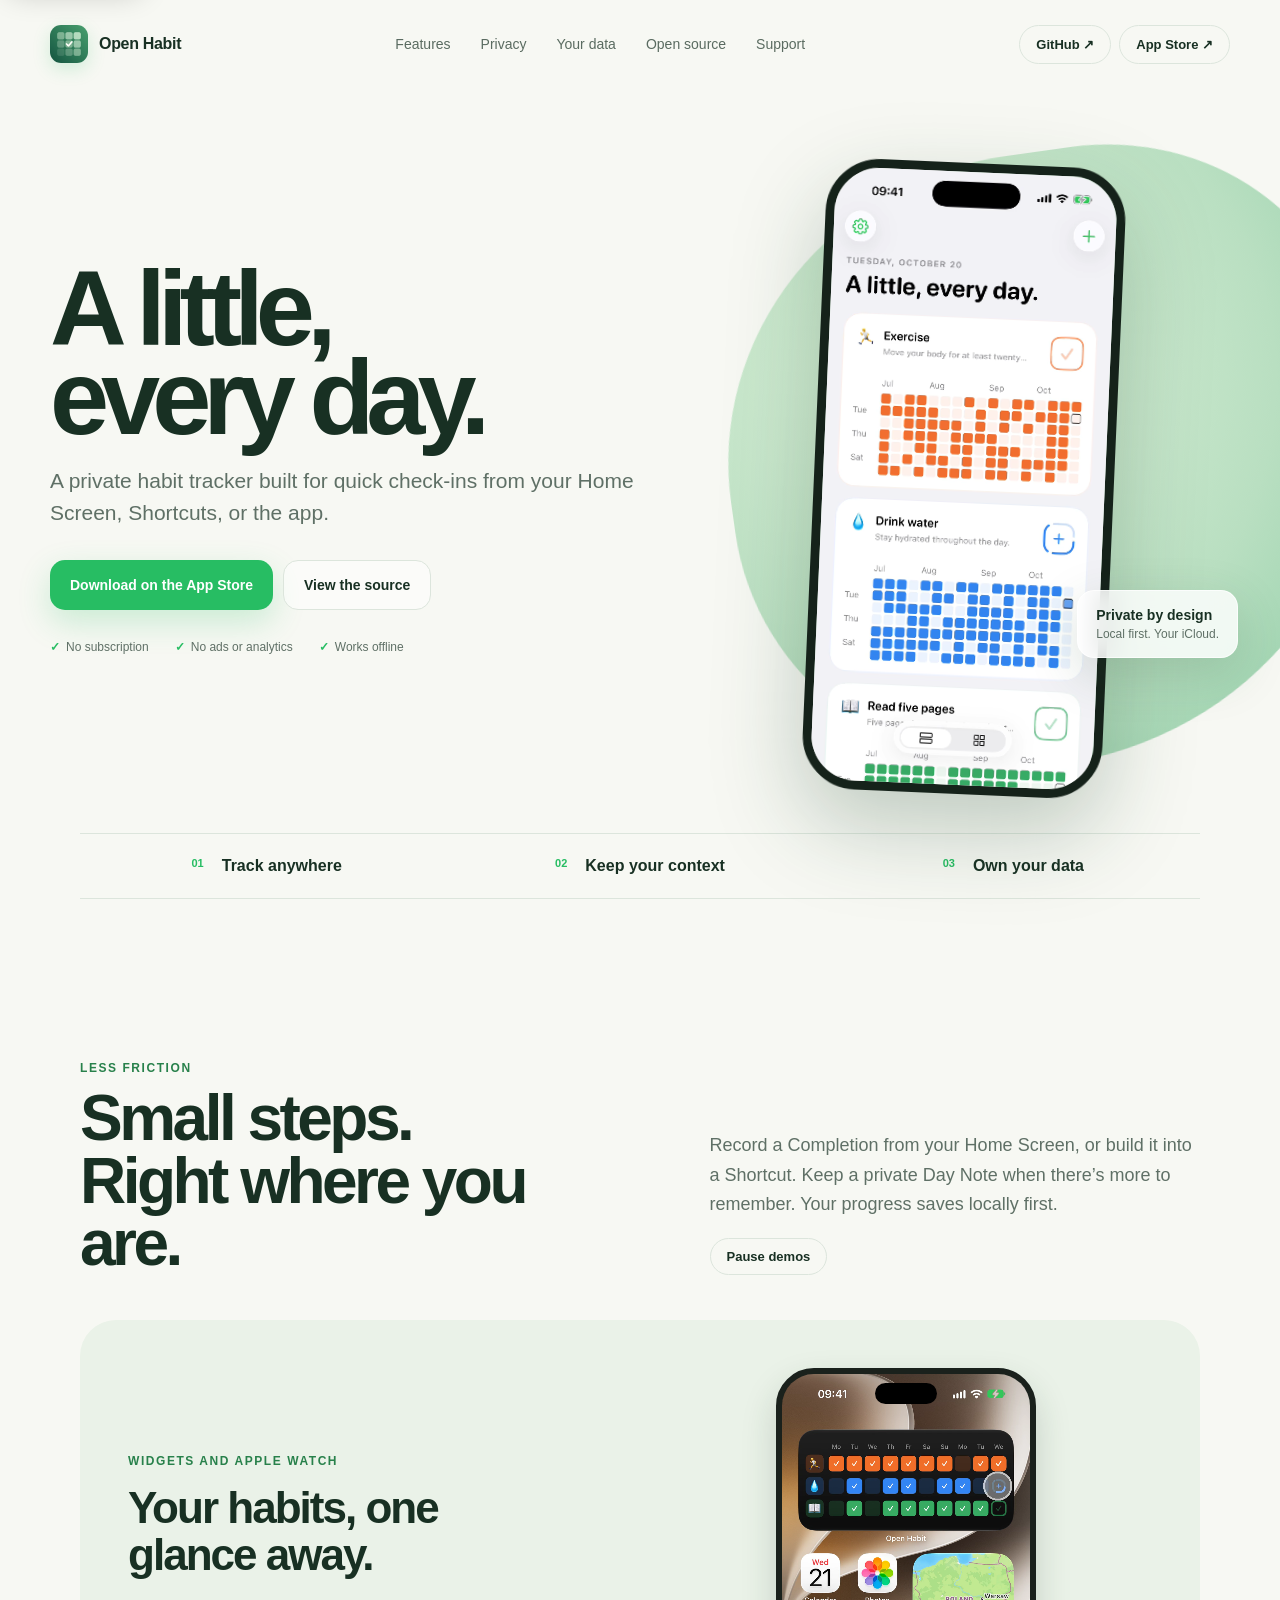
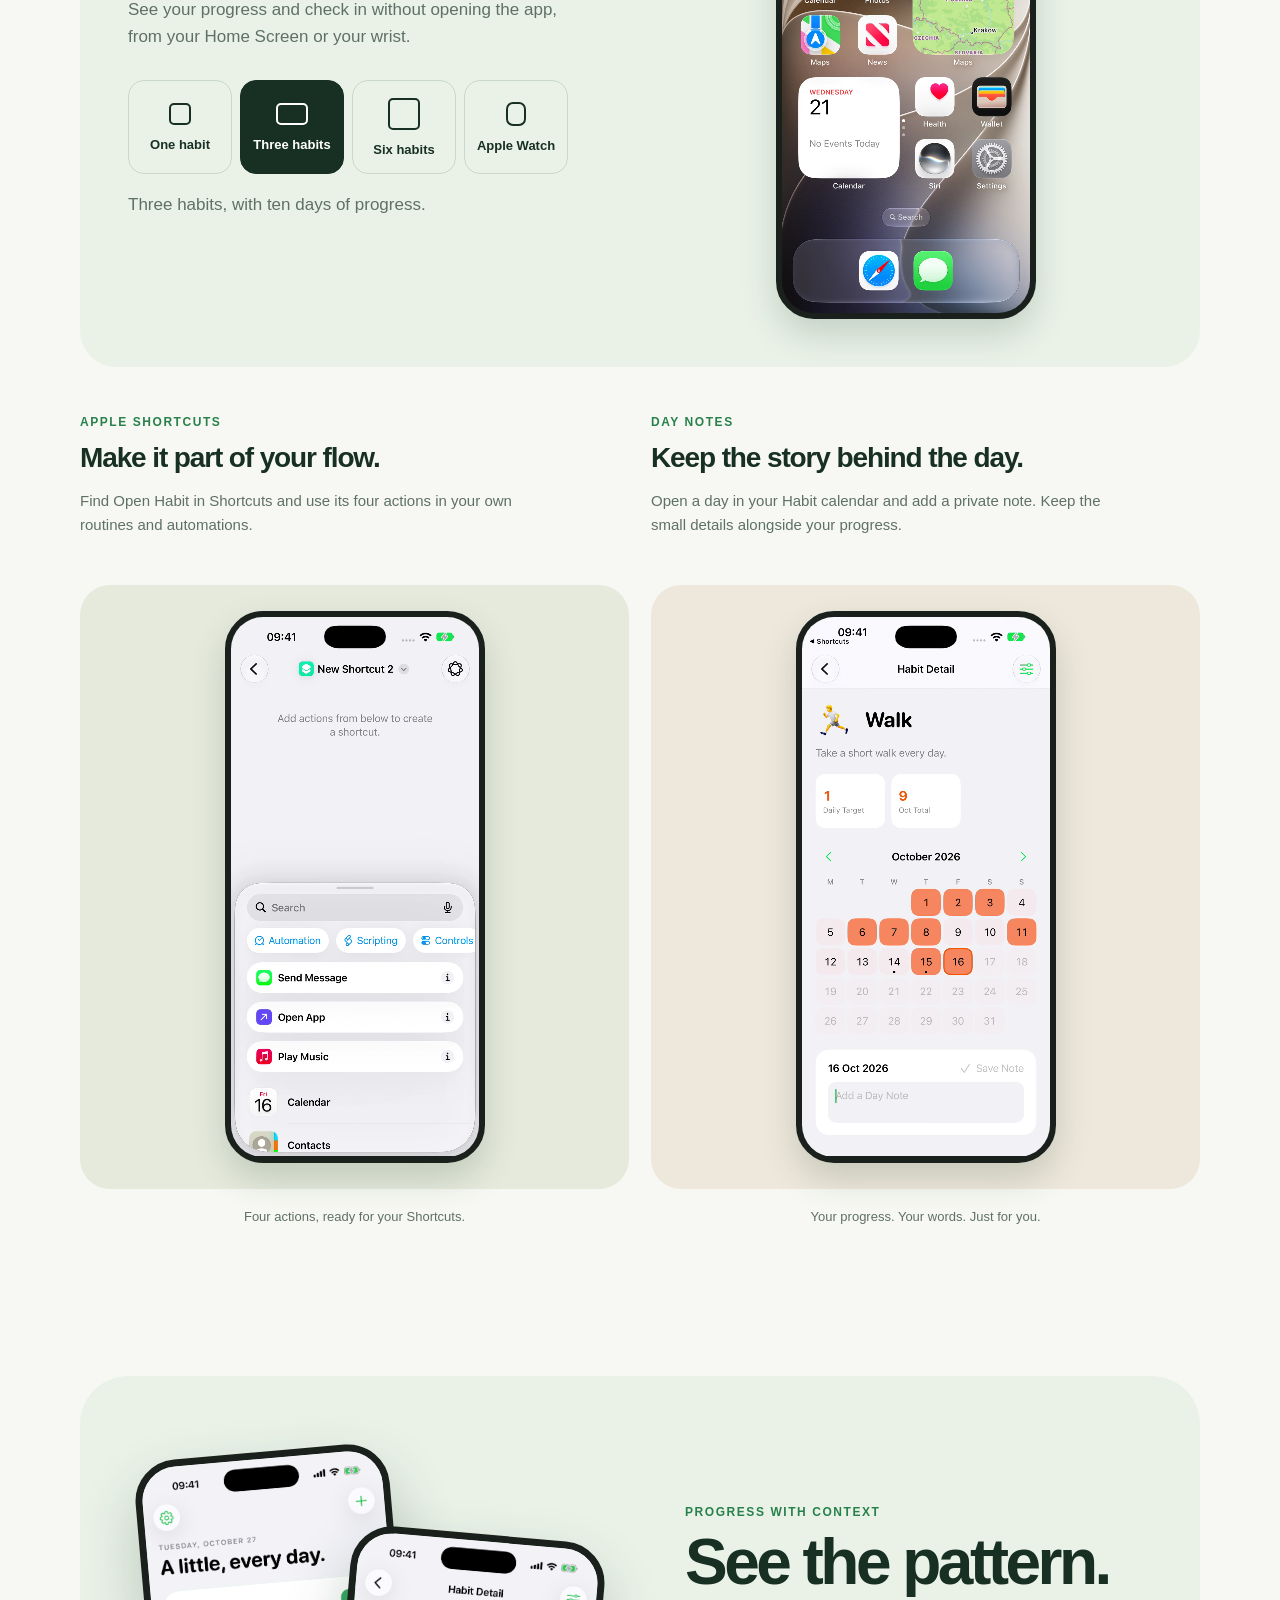
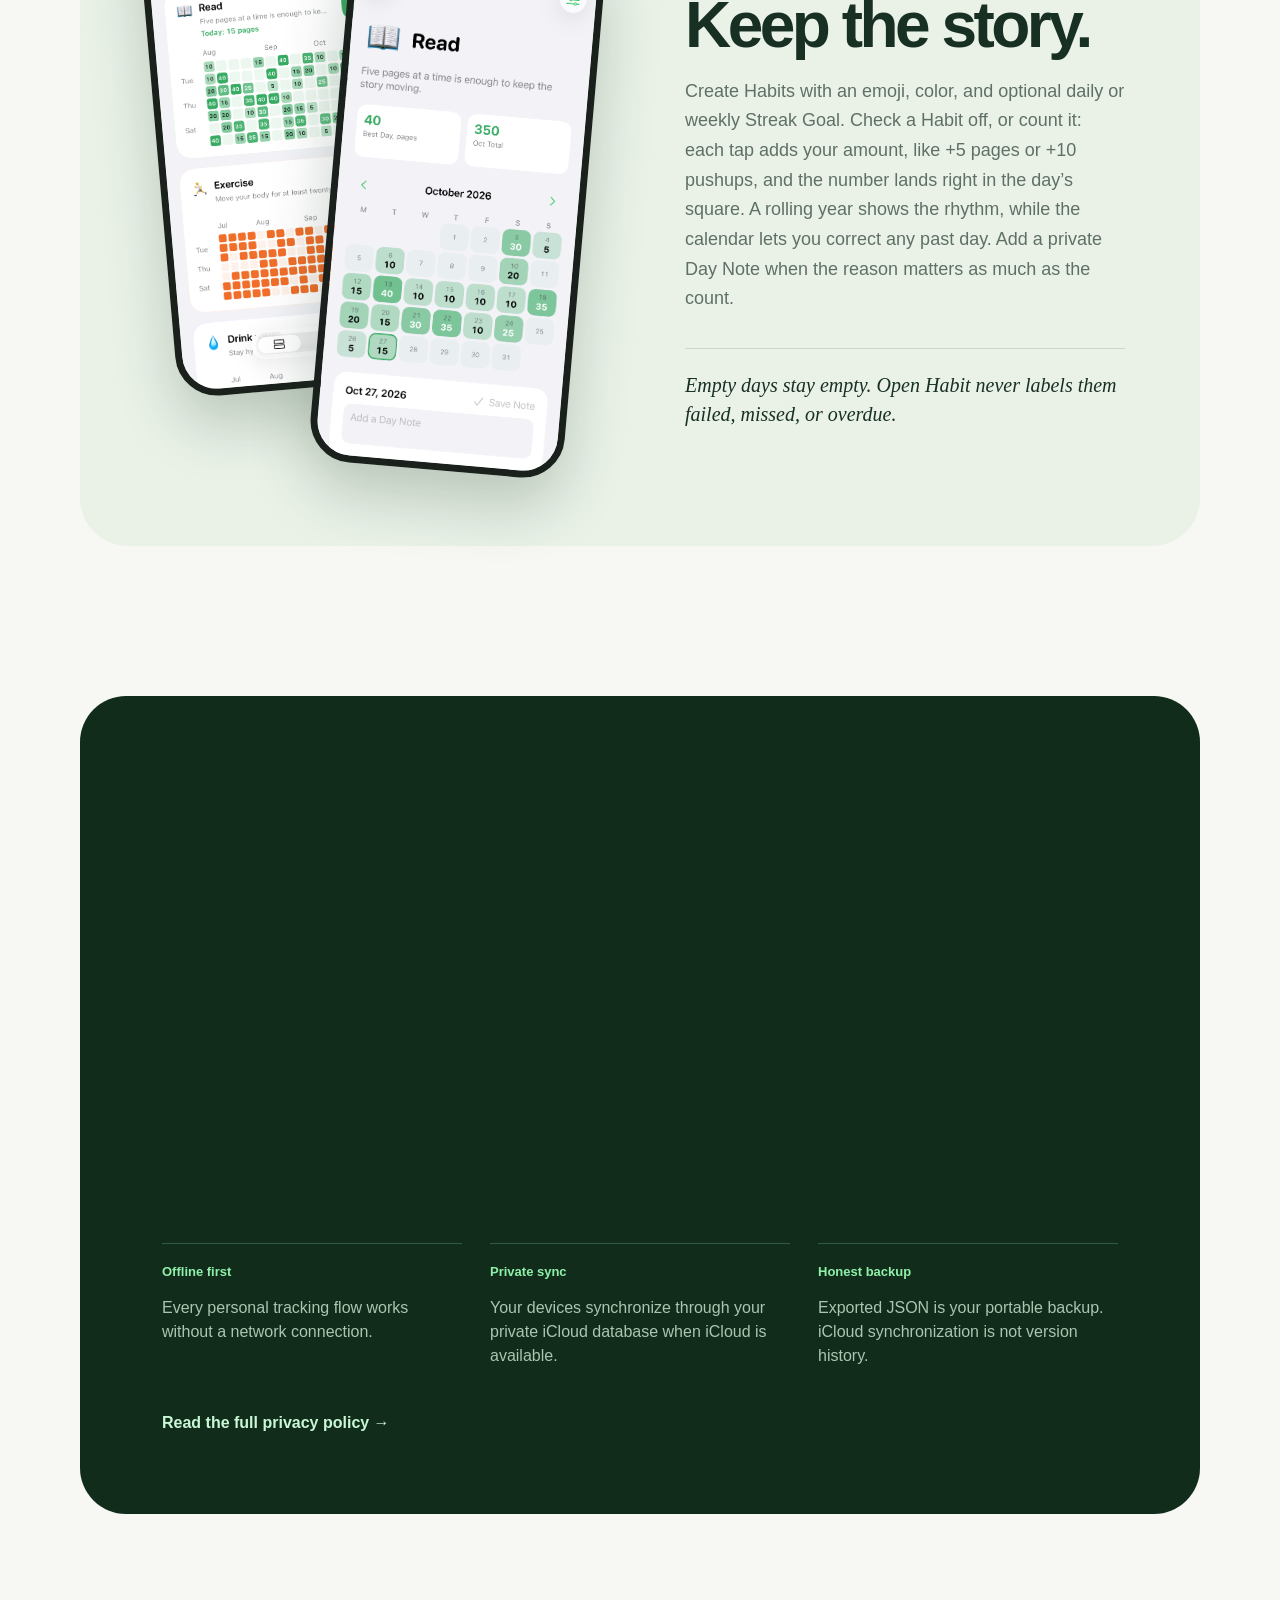
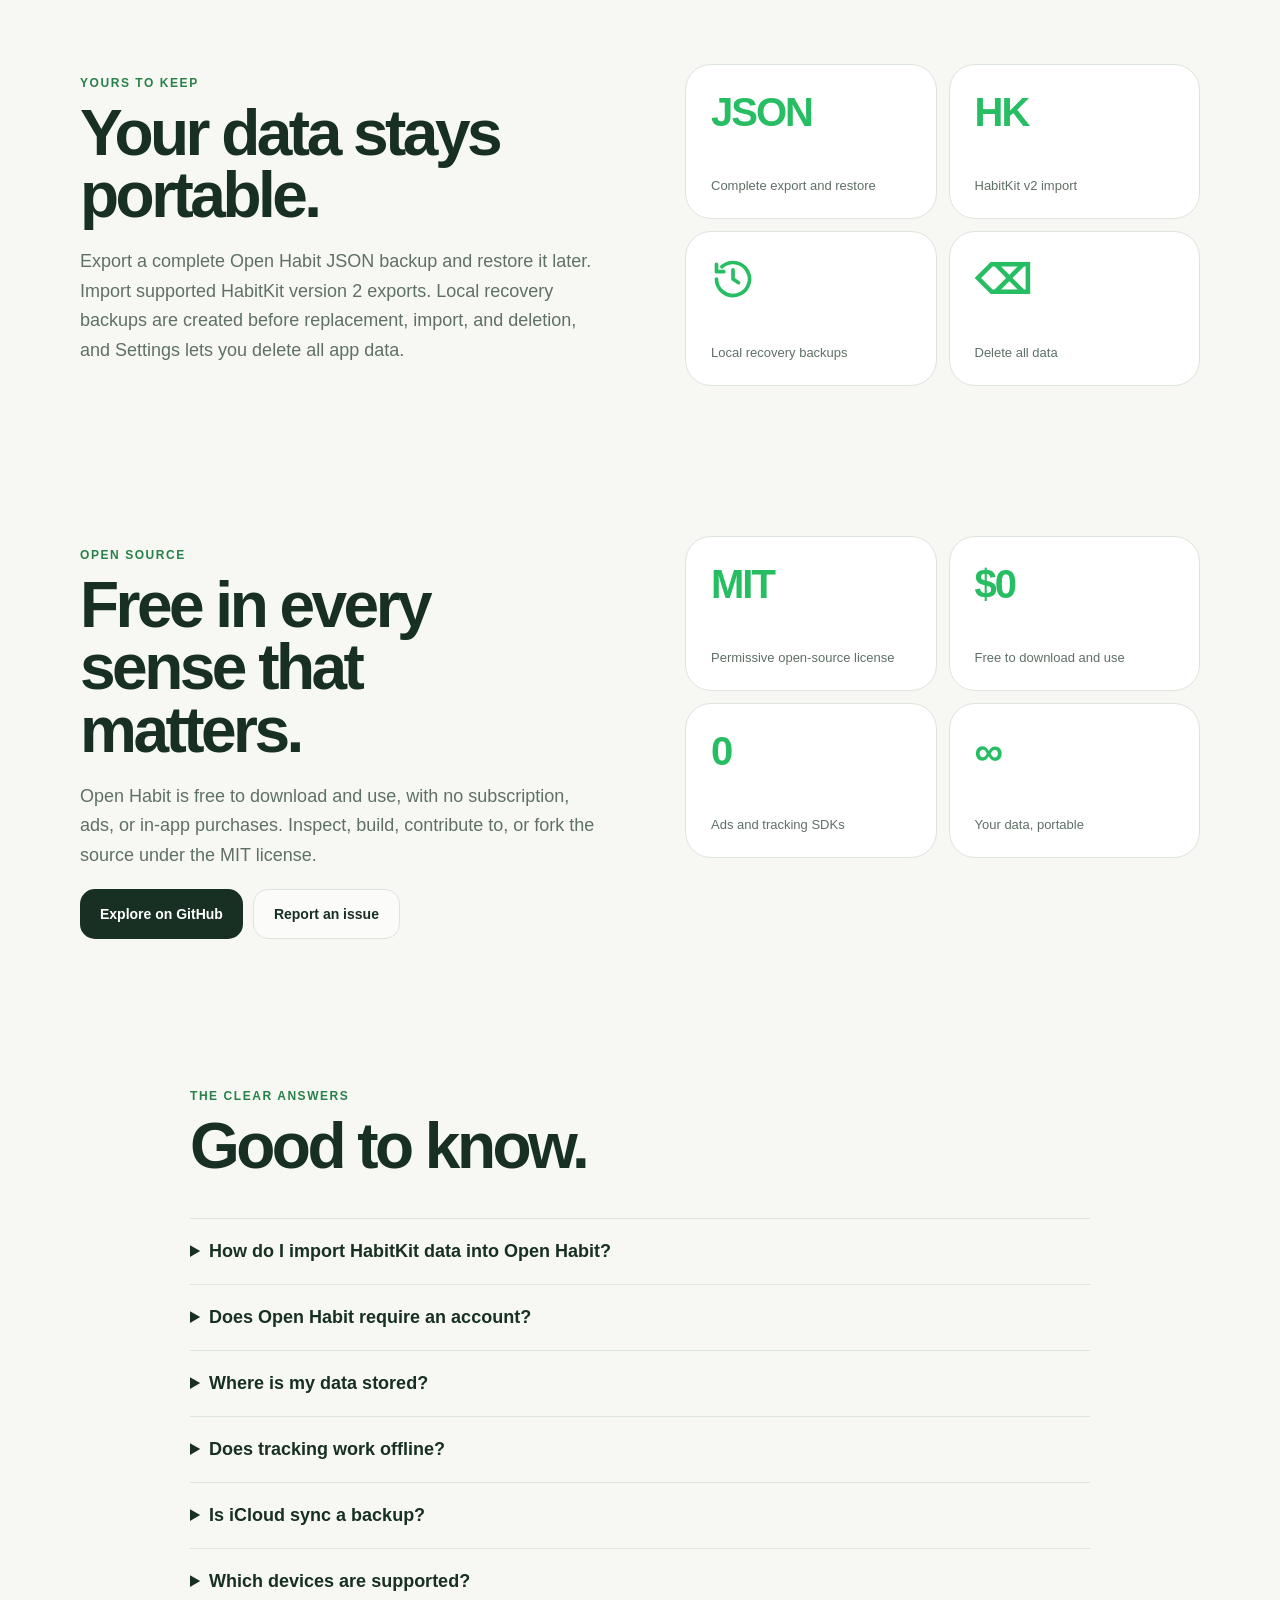
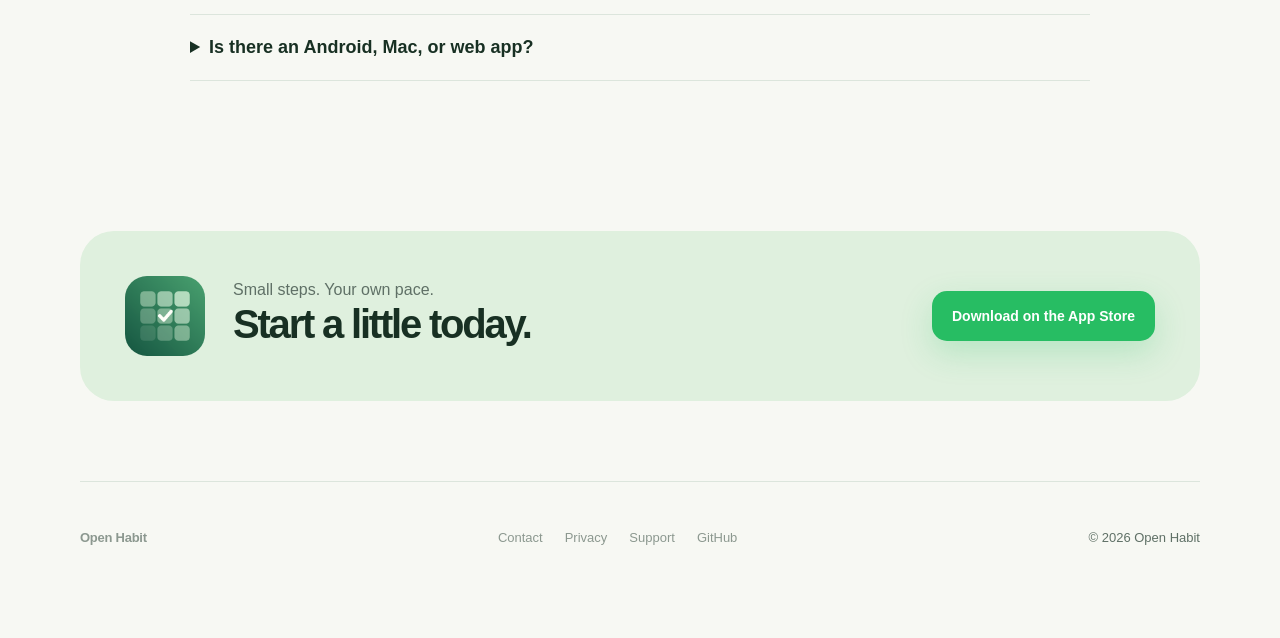
<file: site/index.html>
<!doctype html>
<html lang="en">
<head>
  <meta charset="utf-8">
  <meta name="viewport" content="width=device-width, initial-scale=1">
  <meta name="description" content="Open Habit is a free, open-source habit tracker for iPhone and iPad. Track from interactive widgets or Apple Shortcuts, work offline, and keep your data portable.">
  <meta name="theme-color" content="#f7f8f3">
  <meta name="apple-itunes-app" content="app-id=6808947599">
  <meta property="og:title" content="Open Habit — Open-Source Habit Tracker for iPhone and iPad">
  <meta property="og:description" content="Private habit tracking with interactive widgets, Apple Shortcuts, and portable data. Free and open source.">
  <meta property="og:type" content="website">
  <meta property="og:url" content="https://getopenhabit.com/">
  <meta property="og:image" content="https://getopenhabit.com/assets/social-card.png">
  <meta property="og:image:width" content="1200">
  <meta property="og:image:height" content="630">
  <meta property="og:image:alt" content="Open Habit, a free open-source habit tracker for iPhone and iPad">
  <meta name="twitter:card" content="summary_large_image">
  <link rel="canonical" href="https://getopenhabit.com/">
  <link rel="describedby" href="https://getopenhabit.com/llms.txt">
  <link rel="icon" href="assets/app-icon.png">
  <link rel="apple-touch-icon" href="assets/app-icon.png">
  <link rel="stylesheet" href="assets/base.css">
  <link rel="stylesheet" href="assets/home.css?v=apple-watch-2">
  <script src="assets/main.js?v=widget-selector-3" defer></script>
  <script type="application/ld+json">
  {
    "@context": "https://schema.org",
    "@type": "MobileApplication",
    "name": "Open Habit",
    "description": "A free, private, offline-first habit tracker for iPhone and iPad with interactive Home Screen widgets, Apple Shortcuts, personal iCloud sync, and portable JSON data.",
    "url": "https://getopenhabit.com/",
    "image": "https://getopenhabit.com/assets/app-icon.png",
    "screenshot": "https://getopenhabit.com/assets/iphone-overview-light.png?v=segmented-control-1",
    "operatingSystem": "iOS 17 or later; iPadOS 17 or later; watchOS 10 or later",
    "applicationCategory": "HealthApplication",
    "isAccessibleForFree": true,
    "offers": {
      "@type": "Offer",
      "price": "0",
      "priceCurrency": "USD"
    },
    "license": "https://github.com/zamai/open-habit/blob/main/LICENSE",
    "sameAs": "https://github.com/zamai/open-habit"
  }
  </script>
  <title>Open Habit — Open-Source Habit Tracker for iPhone and iPad</title>
  <script type="application/ld+json">
{
  "@context": "https://schema.org",
  "@type": "FAQPage",
  "mainEntity": [
    {
      "@type": "Question",
      "name": "How do I import HabitKit data into Open Habit?",
      "acceptedAnswer": {
        "@type": "Answer",
        "text": "You can move supported HabitKit version 2 JSON exports into Open Habit, a free, open-source habit tracker for iPhone and iPad. Importing into Open Habit is free. In HabitKit, open Settings → Data Import/Export → Export. Save habitkit_export.json to the Files app. In Open Habit, open Settings → Import → HabitKit data import, then choose the JSON file. Review the preview and any conversion warnings. If multiple records exist for the same day, choose how to combine them. Tap Import Data to add the new habits. Supported habits bring their completion history, notes, categories, and current daily or weekly goals. The standard import preserves existing Open Habit habits and skips matching IDs. Reminders and historical goal changes do not transfer; icons and colors may change. Inverse habits and custom-value tracking are not supported. Keep your original export. HabitKit is free to download with optional paid Pro upgrades. See its export guide for more help saving your file."
      }
    }
  ]
}
  </script>
</head>
<body>
  <a class="skip-link" href="#main">Skip to content</a>
  <header class="site-header">
    <a class="brand" href="#top" aria-label="Open Habit home"><img src="assets/app-icon.png" alt=""><span>Open Habit</span></a>
    <nav aria-label="Main navigation"><a href="#features">Features</a><a href="#privacy">Privacy</a><a href="#data">Your data</a><a href="#open-source">Open source</a><a href="support/">Support</a></nav>
    <div class="header-actions">
      <a class="nav-cta" href="https://github.com/zamai/open-habit">GitHub <span aria-hidden="true">↗</span></a>
      <a class="nav-cta" href="https://apps.apple.com/app/id6808947599">App Store <span aria-hidden="true">↗</span></a>
    </div>
  </header>

  <main id="main">
    <section class="hero" id="top">
      <div class="hero-copy reveal">
        <h1>A little,<br>every day.</h1>
        <p class="hero-lede">A private habit tracker built for quick check-ins from your Home Screen, Shortcuts, or the app.</p>
        <div class="actions"><a class="button primary" href="https://apps.apple.com/app/id6808947599">Download on the App Store</a><a class="button secondary" href="https://github.com/zamai/open-habit">View the source</a></div>
        <ul class="trust" aria-label="Product commitments"><li>No subscription</li><li>No ads or analytics</li><li>Works offline</li></ul>
      </div>
      <div class="hero-visual reveal">
        <div class="soft-orb"></div>
        <video autoplay muted loop playsinline poster="assets/iphone-overview-light.png?v=segmented-control-1" aria-label="Recording progress for a Habit in Open Habit">
          <source src="assets/completion-interaction.webm?v=segmented-control-2" type="video/webm">
          <source src="assets/completion-interaction.mp4?v=segmented-control-2" type="video/mp4">
        </video>
        <div class="float-note"><b>Private by design</b><span>Local first. Your iCloud.</span></div>
      </div>
    </section>

    <section class="promise-strip" aria-label="Open Habit at a glance"><div><b>01</b><span>Track anywhere</span></div><div><b>02</b><span>Keep your context</span></div><div><b>03</b><span>Own your data</span></div></section>

    <section class="features" id="features" aria-labelledby="features-title">
      <div class="features-heading section-copy reveal">
        <div><p class="kicker">Less friction</p><h2 id="features-title">Small steps.<br>Right where you are.</h2></div>
        <div><p>Record a Completion from your Home Screen, or build it into a Shortcut. Keep a private Day Note when there’s more to remember. Your progress saves locally first.</p><button class="demo-toggle" type="button" aria-pressed="false" hidden>Pause demos</button></div>
      </div>
      <div class="feature-demos">
        <article class="feature-demo widget-showcase reveal" aria-labelledby="widgets-title">
          <div class="widget-copy">
            <p class="kicker">Widgets and Apple Watch</p>
            <h3 id="widgets-title">Your habits, one glance away.</h3>
            <p>See your progress and check in without opening the app, from your Home Screen or your wrist.</p>
            <div class="widget-sizes" role="group" aria-label="Widget or Apple Watch">
              <button type="button" data-widget="single" aria-pressed="false" aria-controls="widget-preview"><span class="widget-shape shape-small" aria-hidden="true"></span>One habit</button>
              <button type="button" data-widget="three" aria-pressed="true" aria-controls="widget-preview"><span class="widget-shape shape-medium" aria-hidden="true"></span>Three habits</button>
              <button type="button" data-widget="six" aria-pressed="false" aria-controls="widget-preview"><span class="widget-shape shape-large" aria-hidden="true"></span>Six habits</button>
              <button type="button" data-widget="watch" aria-pressed="false" aria-controls="widget-preview"><span class="widget-shape shape-watch" aria-hidden="true"></span>Apple Watch</button>
            </div>
            <p class="widget-description" aria-live="polite">Three habits, with ten days of progress.</p>
          </div>
          <figure><div class="demo-stage"><div class="demo-device"><video id="widget-preview" class="demo-screen" poster="assets/widget-three-demo.png?v=3" width="780" height="1696" autoplay muted loop playsinline preload="metadata" aria-label="An iPhone Home Screen with a three-habit widget. Taps update each habit in order."><source src="assets/widget-three-demo.webm?v=3" type="video/webm"><source src="assets/widget-three-demo.mp4?v=3" type="video/mp4"><a href="assets/widget-three-demo.mp4?v=3">Watch the widget demo</a></video></div><div class="watch-device" hidden><video id="watch-preview" class="demo-screen watch-screen" poster="assets/watch-demo.png?v=2" width="416" height="496" muted loop playsinline preload="none" aria-label="Open Habit on Apple Watch. Three taps complete Drink water, a swipe moves to Read five pages, and the Habit list shows today’s progress."><source src="assets/watch-demo.webm?v=2" type="video/webm"><source src="assets/watch-demo.mp4?v=2" type="video/mp4"><a href="assets/watch-demo.mp4?v=2">Watch the Apple Watch demo</a></video></div></div></figure>
        </article>
        <article class="feature-demo reveal">
          <div class="feature-copy"><p class="kicker">Apple Shortcuts</p><h3>Make it part of your flow.</h3><p>Find Open Habit in Shortcuts and use its four actions in your own routines and automations.</p></div>
          <figure><div class="demo-stage shortcuts-stage"><div class="demo-device"><video class="demo-screen" poster="assets/shortcuts-demo.png?v=2" width="780" height="1696" autoplay muted loop playsinline preload="metadata" aria-label="Searching for Open Habit in Apple Shortcuts reveals Add Completions, Remove Completions, Get Today's Progress, and Set Day Note."><source src="assets/shortcuts-demo.webm?v=2" type="video/webm"><source src="assets/shortcuts-demo.mp4?v=2" type="video/mp4"><a href="assets/shortcuts-demo.mp4?v=2">Watch the demo</a></video></div></div><figcaption>Four actions, ready for your Shortcuts.</figcaption></figure>
        </article>
        <article id="notes-demo" class="feature-demo reveal">
          <div class="feature-copy"><p class="kicker">Day Notes</p><h3>Keep the story behind the day.</h3><p>Open a day in your Habit calendar and add a private note. Keep the small details alongside your progress.</p></div>
          <figure><div class="demo-stage notes-stage"><div class="demo-device"><video class="demo-screen" poster="assets/notes-demo.png?v=2" width="780" height="1696" autoplay muted loop playsinline preload="metadata" aria-label="Adding a Day Note to Walk, saving it, and selecting calendar dates to see each day’s progress and note."><source src="assets/notes-demo.webm?v=2" type="video/webm"><source src="assets/notes-demo.mp4?v=2" type="video/mp4"><a href="assets/notes-demo.mp4?v=2">Watch the Day Notes demo</a></video></div></div><figcaption>Your progress. Your words. Just for you.</figcaption></figure>
        </article>
      </div>
    </section>

    <section class="history-section">
      <div class="phone-pair reveal"><img class="phone back" src="assets/iphone-overview-counter-light.png?v=1" alt="Open Habit overview where the Read Habit adds five pages per tap and each day’s square shows the pages read"><img class="phone front" src="assets/iphone-read-calendar-light.png?v=1" alt="Read Habit calendar showing pages read on each day, with the best day and the month total"></div>
      <div class="section-copy reveal"><p class="kicker">Progress with context</p><h2>See the pattern. Keep the story.</h2><p>Create Habits with an emoji, color, and optional daily or weekly Streak Goal. Check a Habit off, or count it: each tap adds your amount, like +5 pages or +10 pushups, and the number lands right in the day’s square. A rolling year shows the rhythm, while the calendar lets you correct any past day. Add a private Day Note when the reason matters as much as the count.</p><blockquote>Empty days stay empty. Open Habit never labels them failed, missed, or overdue.</blockquote></div>
    </section>

    <section class="privacy" id="privacy">
      <div class="privacy-head reveal"><p class="kicker">Private by design</p><h2>Your habits are not our business.</h2><p>No Open Habit account. No advertising. No analytics. No tracking SDKs or developer-operated user-data service.</p></div>
      <div class="cloud-path reveal" aria-label="Data moves between an iPhone, private iCloud database, and an iPad"><div class="node">iPhone</div><span>↔</span><div class="node cloud">Private<br>iCloud</div><span>↔</span><div class="node">iPad</div></div>
      <div class="privacy-points"><article><span>Offline first</span><p>Every personal tracking flow works without a network connection.</p></article><article><span>Private sync</span><p>Your devices synchronize through your private iCloud database when iCloud is available.</p></article><article><span>Honest backup</span><p>Exported JSON is your portable backup. iCloud synchronization is not version history.</p></article></div>
      <a class="text-link" href="privacy/">Read the full privacy policy →</a>
    </section>

    <section class="open-source" id="data">
      <div class="source-copy reveal"><p class="kicker">Yours to keep</p><h2>Your data stays portable.</h2><p>Export a complete Open Habit JSON backup and restore it later. Import supported HabitKit version 2 exports. Local recovery backups are created before replacement, import, and deletion, and Settings lets you delete all app data.</p></div>
      <div class="source-grid reveal"><div><b>JSON</b><span>Complete export and restore</span></div><div><b>HK</b><span>HabitKit v2 import</span></div><div><b><svg width="44" height="44" viewBox="0 0 24 24" fill="none" stroke="currentColor" stroke-width="2" stroke-linecap="round" stroke-linejoin="round" aria-hidden="true"><path d="M3 12a9 9 0 1 0 3-6.7"/><path d="M3 4v4h4"/><path d="M12 7v5l3 2"/></svg></b><span>Local recovery backups</span></div><div><b>⌫</b><span>Delete all data</span></div></div>
    </section>

    <section class="open-source" id="open-source">
      <div class="source-copy reveal"><p class="kicker">Open source</p><h2>Free in every sense that matters.</h2><p>Open Habit is free to download and use, with no subscription, ads, or in-app purchases. Inspect, build, contribute to, or fork the source under the MIT license.</p><div class="actions"><a class="button ink" href="https://github.com/zamai/open-habit">Explore on GitHub</a><a class="button secondary" href="https://github.com/zamai/open-habit/issues">Report an issue</a></div></div>
      <div class="source-grid reveal"><div><b>MIT</b><span>Permissive open-source license</span></div><div><b>$0</b><span>Free to download and use</span></div><div><b>0</b><span>Ads and tracking SDKs</span></div><div><b>∞</b><span>Your data, portable</span></div></div>
    </section>

    <section class="faq" id="faq">
      <p class="kicker">The clear answers</p><h2>Good to know.</h2>
      <div class="faq-grid">
        <details id="habitkit-import"><summary>How do I import HabitKit data into Open Habit?</summary><p>You can move supported HabitKit version 2 JSON exports into Open Habit, a free, open-source habit tracker for iPhone and iPad. Importing into Open Habit is free.</p>
          <ol>
            <li>In HabitKit, open Settings → Data Import/Export → Export. Save <code>habitkit_export.json</code> to the Files app.</li>
            <li>In Open Habit, open Settings → Import → HabitKit data import, then choose the JSON file.</li>
            <li>Review the preview and any conversion warnings. If multiple records exist for the same day, choose how to combine them. Tap Import Data to add the new habits.</li>
          </ol>
          <p>Supported habits bring their completion history, notes, categories, and current daily or weekly goals. The standard import preserves existing Open Habit habits and skips matching IDs. Reminders and historical goal changes do not transfer; icons and colors may change. Inverse habits and custom-value tracking are not supported. Keep your original export.</p>
          <p><a href="https://apps.apple.com/app/id6443918070">HabitKit</a> is free to download with optional paid Pro upgrades. See its <a href="https://habitkit.app/help/data-backup-and-sync/export-and-import-your-data">export guide</a> for more help saving your file.</p></details>
        <details><summary>Does Open Habit require an account?</summary><p>No Open Habit account is required. An Apple Account is needed only for iCloud synchronization.</p></details>
        <details><summary>Where is my data stored?</summary><p>On your devices and, when iCloud is available, in your private iCloud database. The developer does not receive your Habit data through the app.</p></details>
        <details><summary>Does tracking work offline?</summary><p>Yes. Changes save locally first and synchronize later when iCloud becomes available.</p></details>
        <details><summary>Is iCloud sync a backup?</summary><p>It can help restore data after reinstalling, but edits and deletions also synchronize. Export JSON when you want a backup file you control.</p></details>
        <details><summary>Which devices are supported?</summary><p>Open Habit supports iPhone and iPad on iOS and iPadOS 17 or later, and Apple Watch on watchOS 10 or later with a paired iPhone.</p></details>
        <details><summary>Is there an Android, Mac, or web app?</summary><p>Not currently. Open Habit is for iPhone, iPad, and Apple Watch.</p></details>
      </div>
    </section>

    <section class="final-cta reveal"><img src="assets/app-icon.png" alt="Open Habit app icon"><div><p>Small steps. Your own pace.</p><h2>Start a little today.</h2></div><a class="button primary" href="https://apps.apple.com/app/id6808947599">Download on the App Store</a></section>
  </main>

  <footer><a class="brand" href="#top"><span>Open Habit</span></a><div><a href="mailto:contact@getopenhabit.com">Contact</a><a href="privacy/">Privacy</a><a href="support/">Support</a><a href="https://github.com/zamai/open-habit">GitHub</a></div><p>© <span data-year></span> Open Habit</p></footer>
</body>
</html>
</file>
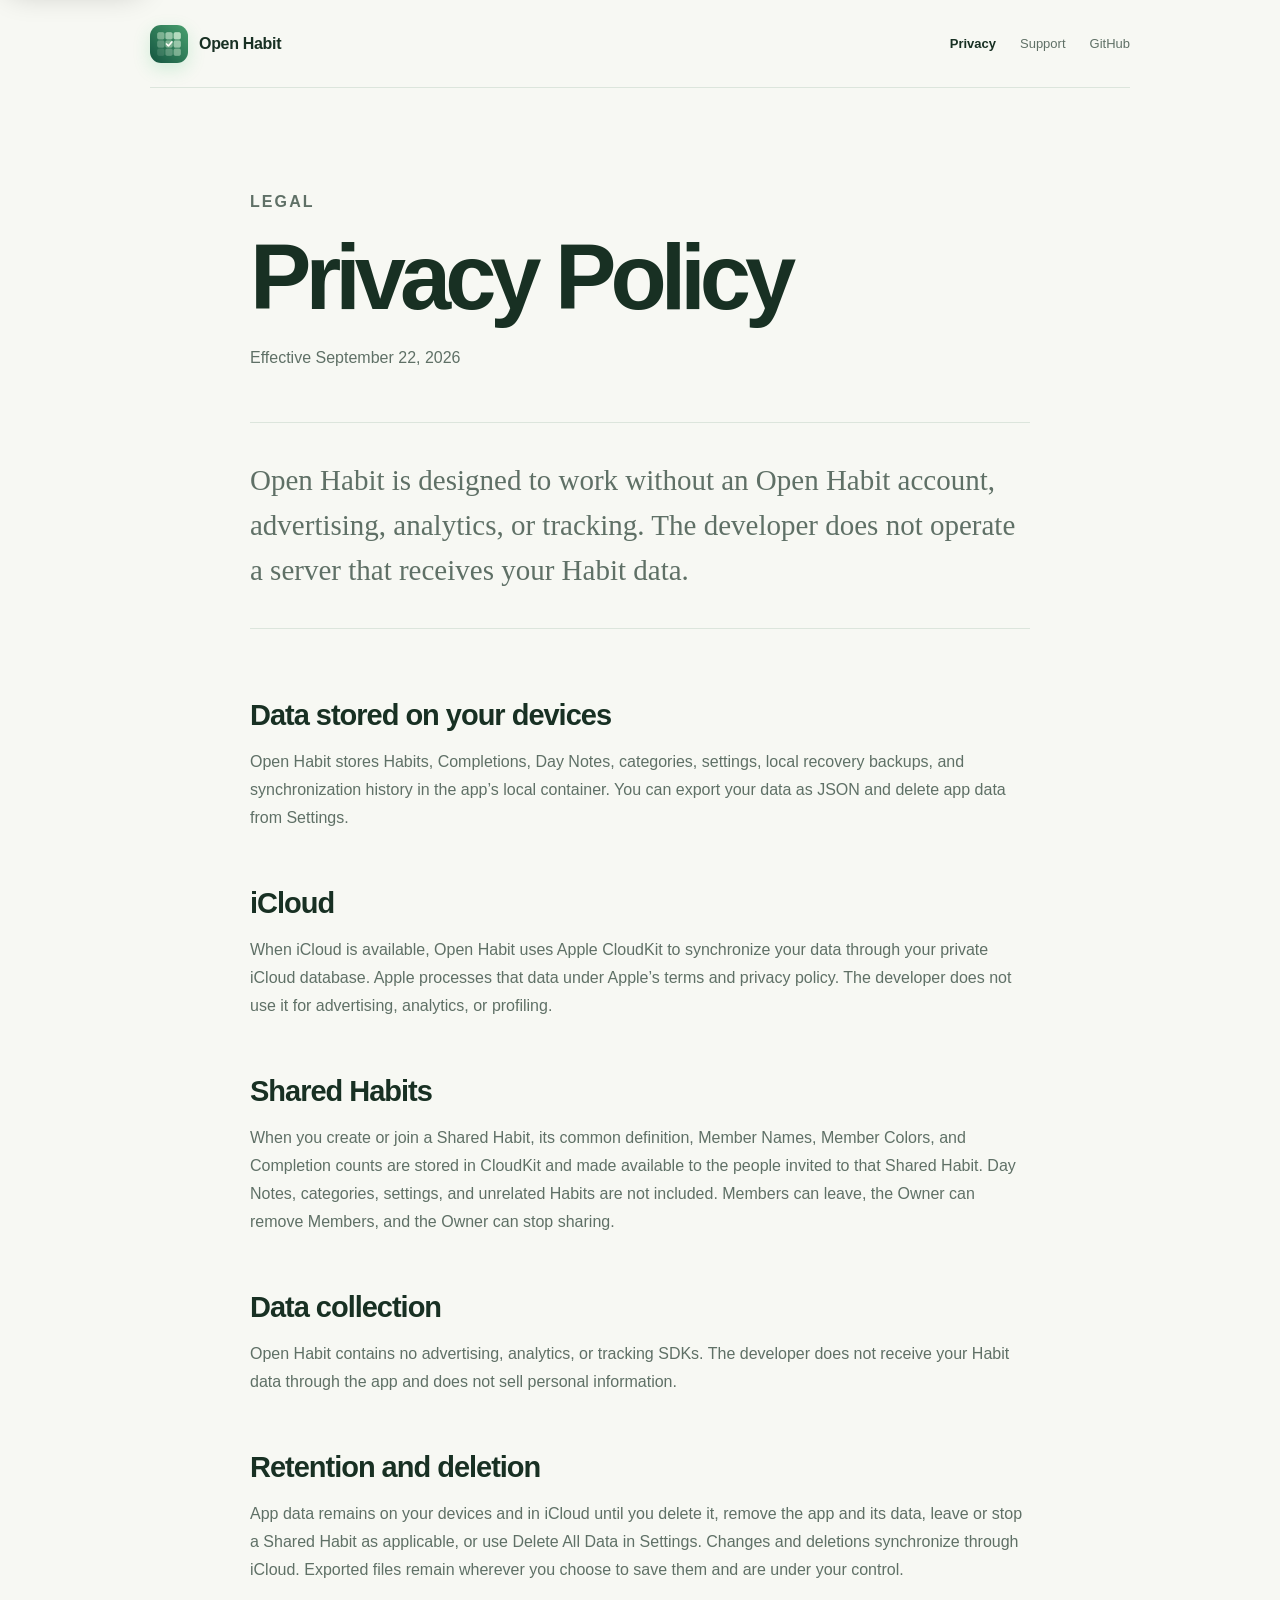
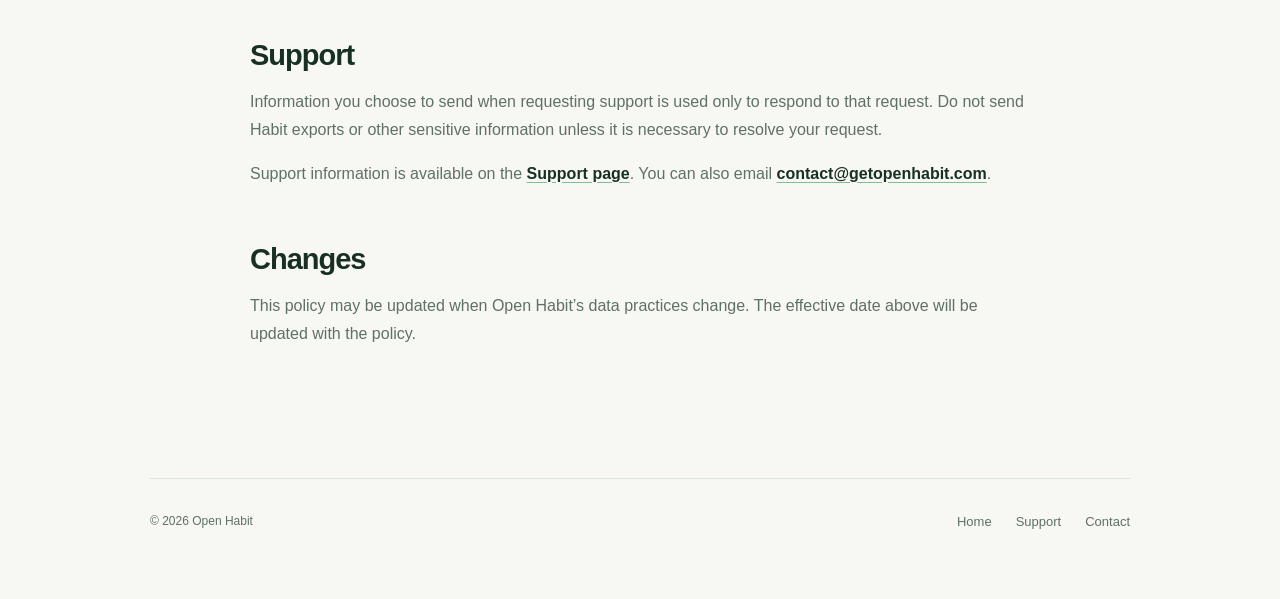
<file: site/privacy/index.html>
<!doctype html>
<html lang="en">
<head>
  <meta charset="utf-8">
  <meta name="viewport" content="width=device-width, initial-scale=1">
  <meta name="description" content="How Open Habit protects your habit data: local storage, private iCloud sync, no ads or analytics, and user-controlled JSON exports.">
  <meta name="theme-color" content="#f7f8f3">
  <meta property="og:title" content="Privacy Policy — Open Habit">
  <meta property="og:description" content="Local-first habit tracking, private iCloud sync, and no ads or analytics.">
  <meta property="og:type" content="website">
  <meta property="og:url" content="https://getopenhabit.com/privacy/">
  <meta property="og:image" content="https://getopenhabit.com/assets/social-card.png">
  <meta property="og:image:width" content="1200">
  <meta property="og:image:height" content="630">
  <meta name="twitter:card" content="summary_large_image">
  <link rel="canonical" href="https://getopenhabit.com/privacy/">
  <link rel="describedby" href="https://getopenhabit.com/llms.txt">
  <link rel="icon" href="../assets/app-icon.png">
  <link rel="apple-touch-icon" href="../assets/app-icon.png">
  <link rel="stylesheet" href="../assets/base.css">
  <link rel="stylesheet" href="../assets/pages.css">
  <script src="../assets/main.js" defer></script>
  <title>Privacy Policy — Open Habit</title>
</head>
<body>
  <a class="skip-link" href="#main">Skip to content</a>
  <header class="plain-header"><a class="plain-brand" href="../"><img src="../assets/app-icon.png" alt=""><span>Open Habit</span></a><nav><a aria-current="page" href="./">Privacy</a><a href="../support/">Support</a><a href="https://github.com/zamai/open-habit">GitHub</a></nav></header>
  <main class="document" id="main">
    <p class="document-kicker">Legal</p>
    <h1>Privacy Policy</h1>
    <p class="effective">Effective September 22, 2026</p>
    <p class="lead">Open Habit is designed to work without an Open Habit account, advertising, analytics, or tracking. The developer does not operate a server that receives your Habit data.</p>

    <section><h2>Data stored on your devices</h2><p>Open Habit stores Habits, Completions, Day Notes, categories, settings, local recovery backups, and synchronization history in the app’s local container. You can export your data as JSON and delete app data from Settings.</p></section>
    <section><h2>iCloud</h2><p>When iCloud is available, Open Habit uses Apple CloudKit to synchronize your data through your private iCloud database. Apple processes that data under Apple’s terms and privacy policy. The developer does not use it for advertising, analytics, or profiling.</p></section>
    <section><h2>Shared Habits</h2><p>When you create or join a Shared Habit, its common definition, Member Names, Member Colors, and Completion counts are stored in CloudKit and made available to the people invited to that Shared Habit. Day Notes, categories, settings, and unrelated Habits are not included. Members can leave, the Owner can remove Members, and the Owner can stop sharing.</p></section>
    <section><h2>Data collection</h2><p>Open Habit contains no advertising, analytics, or tracking SDKs. The developer does not receive your Habit data through the app and does not sell personal information.</p></section>
    <section><h2>Retention and deletion</h2><p>App data remains on your devices and in iCloud until you delete it, remove the app and its data, leave or stop a Shared Habit as applicable, or use Delete All Data in Settings. Changes and deletions synchronize through iCloud. Exported files remain wherever you choose to save them and are under your control.</p></section>
    <section><h2>Support</h2><p>Information you choose to send when requesting support is used only to respond to that request. Do not send Habit exports or other sensitive information unless it is necessary to resolve your request.</p><p>Support information is available on the <a href="../support/">Support page</a>. You can also email <a href="mailto:contact@getopenhabit.com">contact@getopenhabit.com</a>.</p></section>
    <section><h2>Changes</h2><p>This policy may be updated when Open Habit’s data practices change. The effective date above will be updated with the policy.</p></section>
  </main>
  <footer class="plain-footer"><span>© <span data-year></span> Open Habit</span><nav><a href="../">Home</a><a href="../support/">Support</a><a href="mailto:contact@getopenhabit.com">Contact</a></nav></footer>
</body>
</html>
</file>
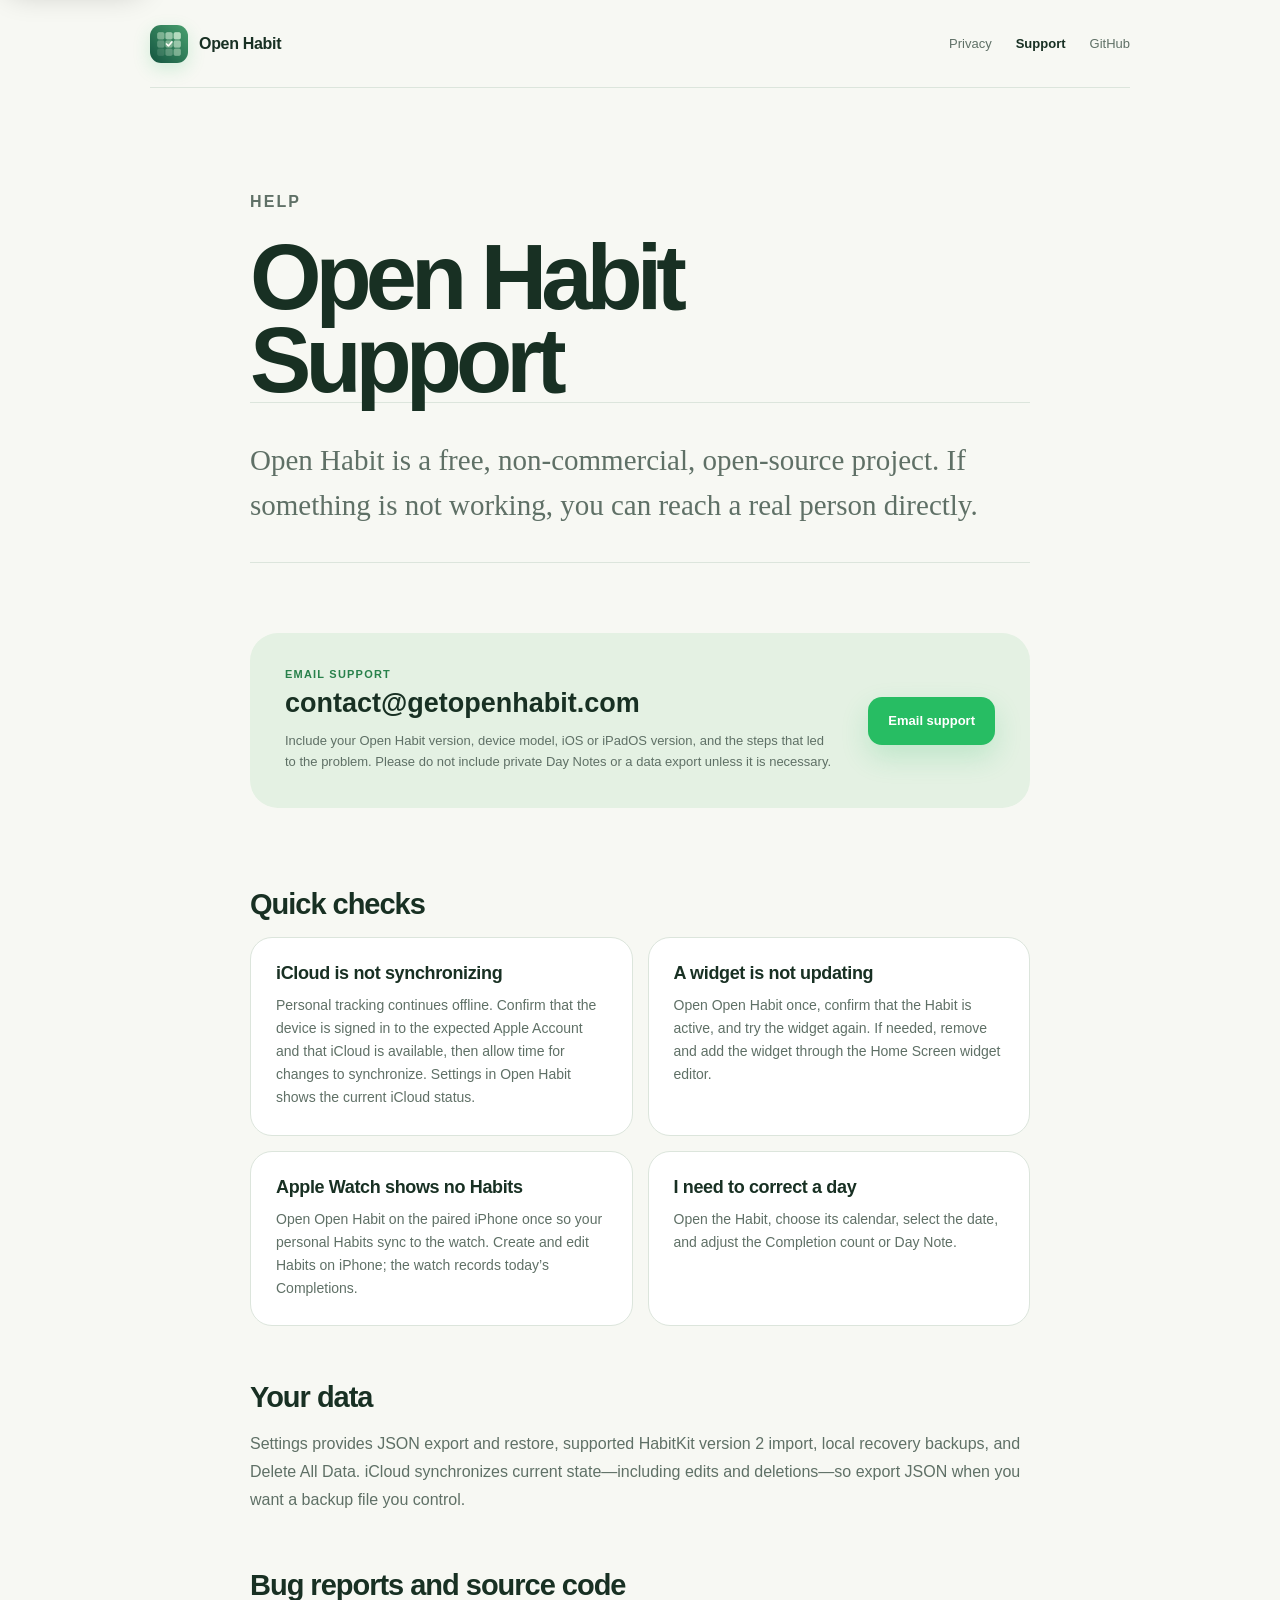
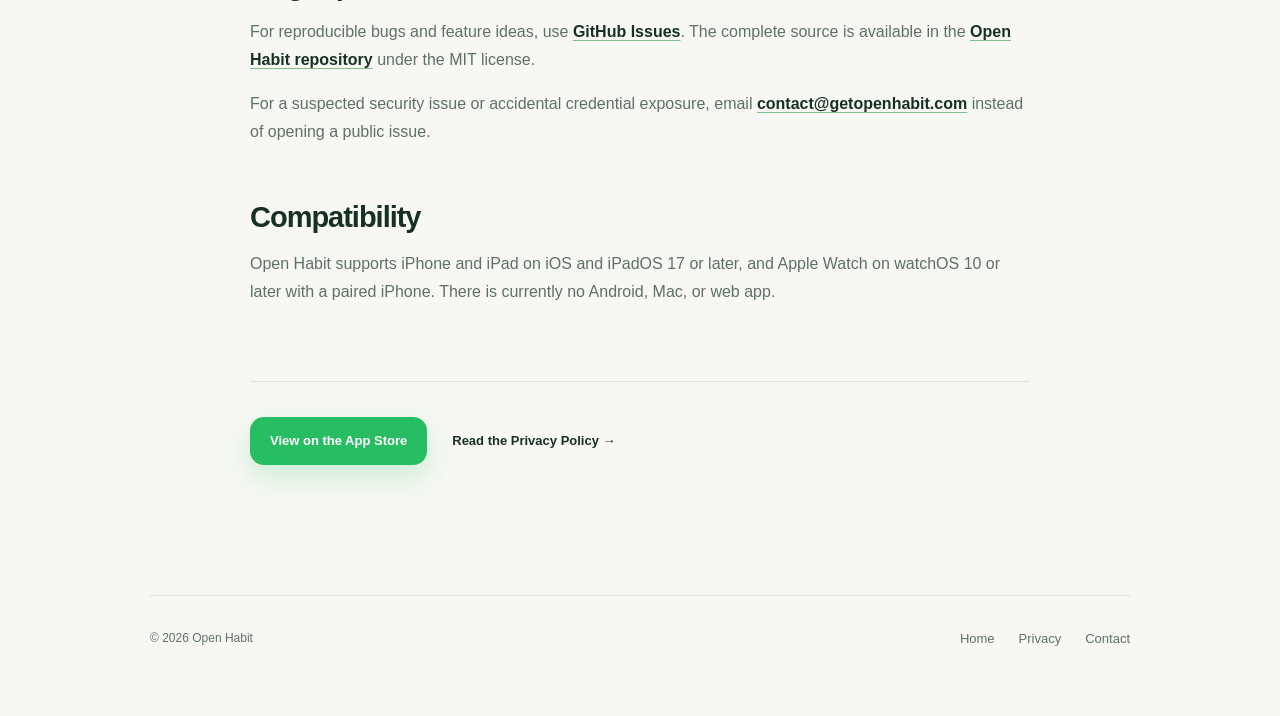
<file: site/support/index.html>
<!doctype html>
<html lang="en">
<head>
  <meta charset="utf-8">
  <meta name="viewport" content="width=device-width, initial-scale=1">
  <meta name="description" content="Get help with Open Habit widgets, iCloud sync, Apple Watch, data export, and HabitKit import on iPhone and iPad.">
  <meta name="theme-color" content="#f7f8f3">
  <meta property="og:title" content="Support — Open Habit">
  <meta property="og:description" content="Help with Open Habit widgets, iCloud sync, Apple Watch, and your data.">
  <meta property="og:type" content="website">
  <meta property="og:url" content="https://getopenhabit.com/support/">
  <meta property="og:image" content="https://getopenhabit.com/assets/social-card.png">
  <meta property="og:image:width" content="1200">
  <meta property="og:image:height" content="630">
  <meta name="twitter:card" content="summary_large_image">
  <link rel="canonical" href="https://getopenhabit.com/support/">
  <link rel="describedby" href="https://getopenhabit.com/llms.txt">
  <link rel="icon" href="../assets/app-icon.png">
  <link rel="apple-touch-icon" href="../assets/app-icon.png">
  <link rel="stylesheet" href="../assets/base.css">
  <link rel="stylesheet" href="../assets/pages.css">
  <script src="../assets/main.js" defer></script>
  <title>Support — Open Habit</title>
</head>
<body>
  <a class="skip-link" href="#main">Skip to content</a>
  <header class="plain-header"><a class="plain-brand" href="../"><img src="../assets/app-icon.png" alt=""><span>Open Habit</span></a><nav><a href="../privacy/">Privacy</a><a aria-current="page" href="./">Support</a><a href="https://github.com/zamai/open-habit">GitHub</a></nav></header>
  <main class="document" id="main">
    <p class="document-kicker">Help</p>
    <h1>Open Habit Support</h1>
    <p class="lead">Open Habit is a free, non-commercial, open-source project. If something is not working, you can reach a real person directly.</p>
    <div class="contact-card"><div><span>Email support</span><strong>contact@getopenhabit.com</strong><p>Include your Open Habit version, device model, iOS or iPadOS version, and the steps that led to the problem. Please do not include private Day Notes or a data export unless it is necessary.</p></div><a class="support-button" href="mailto:contact@getopenhabit.com?subject=Open%20Habit%20support">Email support</a></div>

    <section><h2>Quick checks</h2><div class="support-grid"><article><h3>iCloud is not synchronizing</h3><p>Personal tracking continues offline. Confirm that the device is signed in to the expected Apple Account and that iCloud is available, then allow time for changes to synchronize. Settings in Open Habit shows the current iCloud status.</p></article><article><h3>A widget is not updating</h3><p>Open Open Habit once, confirm that the Habit is active, and try the widget again. If needed, remove and add the widget through the Home Screen widget editor.</p></article><article><h3>Apple Watch shows no Habits</h3><p>Open Open Habit on the paired iPhone once so your personal Habits sync to the watch. Create and edit Habits on iPhone; the watch records today’s Completions.</p></article><article><h3>I need to correct a day</h3><p>Open the Habit, choose its calendar, select the date, and adjust the Completion count or Day Note.</p></article></div></section>
    <section><h2>Your data</h2><p>Settings provides JSON export and restore, supported HabitKit version 2 import, local recovery backups, and Delete All Data. iCloud synchronizes current state—including edits and deletions—so export JSON when you want a backup file you control.</p></section>
    <section><h2>Bug reports and source code</h2><p>For reproducible bugs and feature ideas, use <a href="https://github.com/zamai/open-habit/issues">GitHub Issues</a>. The complete source is available in the <a href="https://github.com/zamai/open-habit">Open Habit repository</a> under the MIT license.</p><p>For a suspected security issue or accidental credential exposure, email <a href="mailto:contact@getopenhabit.com?subject=Open%20Habit%20security">contact@getopenhabit.com</a> instead of opening a public issue.</p></section>
    <section><h2>Compatibility</h2><p>Open Habit supports iPhone and iPad on iOS and iPadOS 17 or later, and Apple Watch on watchOS 10 or later with a paired iPhone. There is currently no Android, Mac, or web app.</p></section>
    <div class="document-actions"><a class="support-button" href="https://apps.apple.com/app/id6808947599">View on the App Store</a><a href="../privacy/">Read the Privacy Policy →</a></div>
  </main>
  <footer class="plain-footer"><span>© <span data-year></span> Open Habit</span><nav><a href="../">Home</a><a href="../privacy/">Privacy</a><a href="mailto:contact@getopenhabit.com">Contact</a></nav></footer>
</body>
</html>
</file>
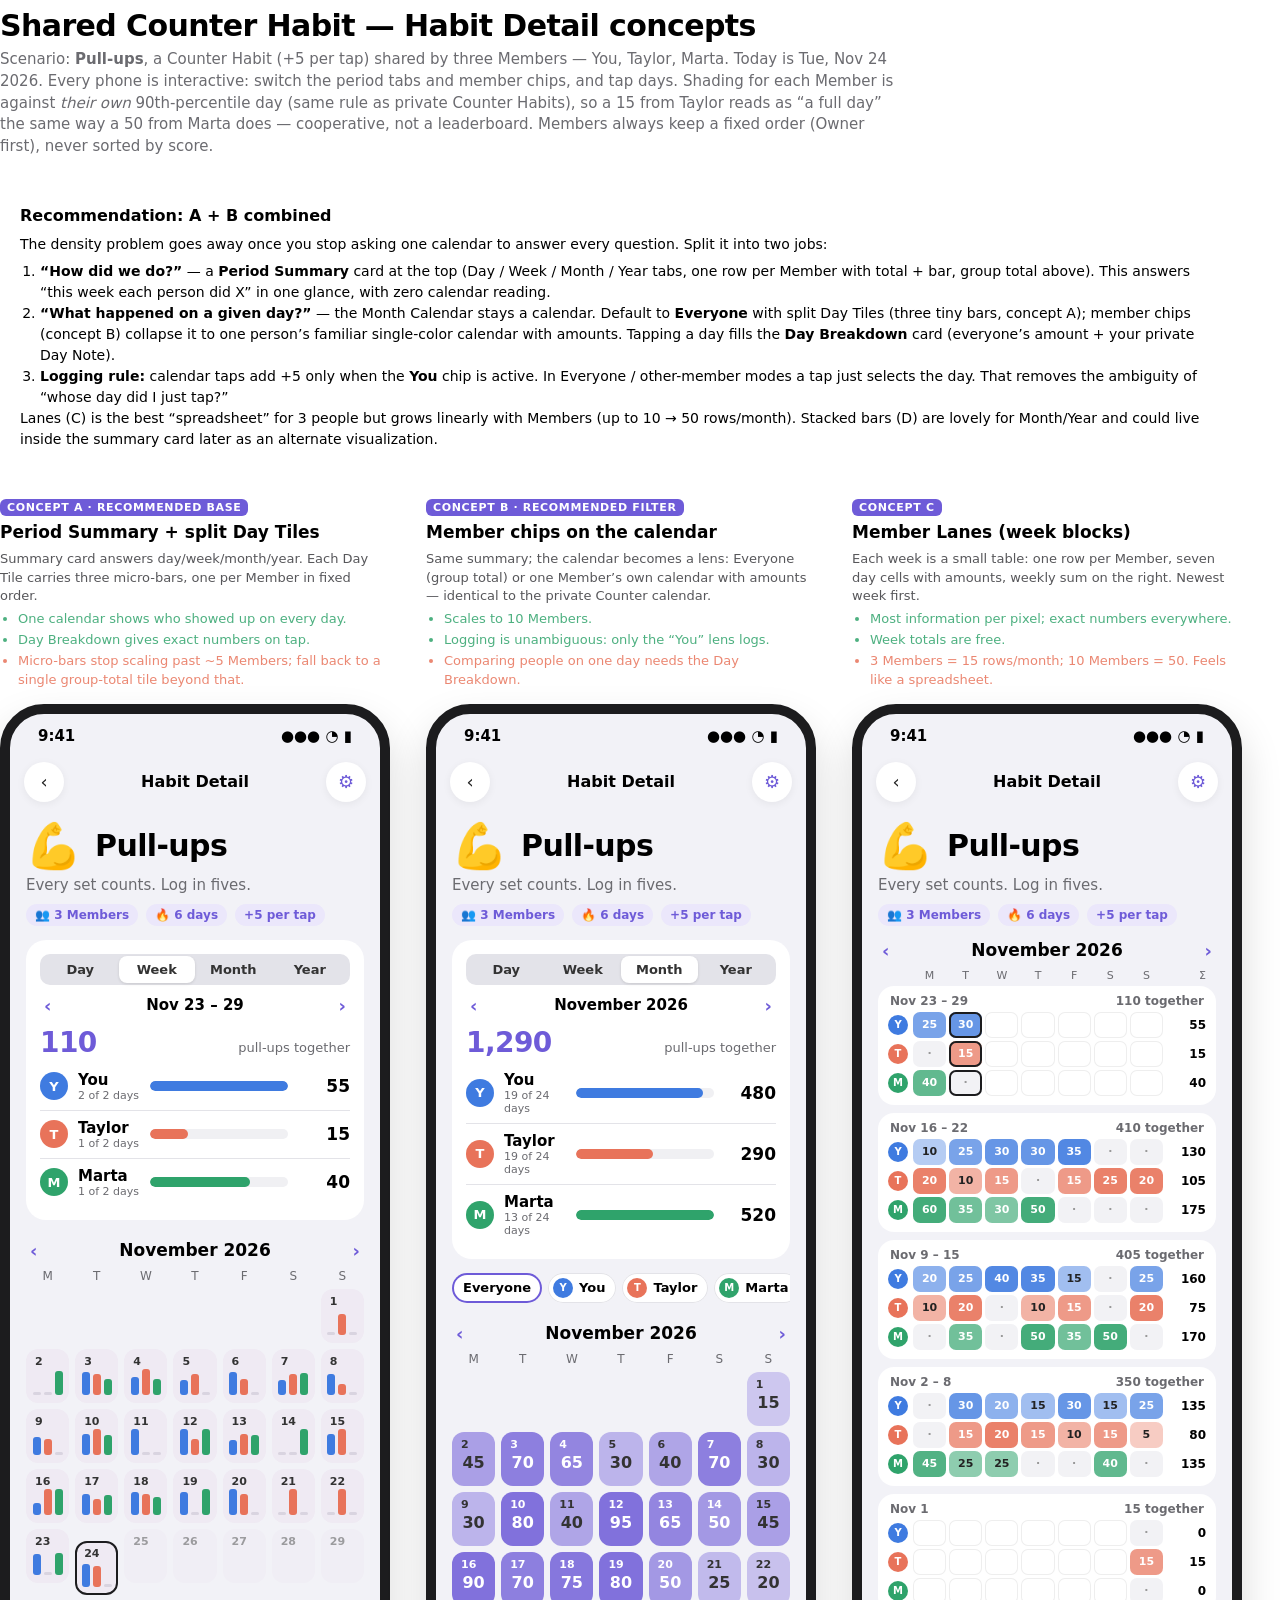
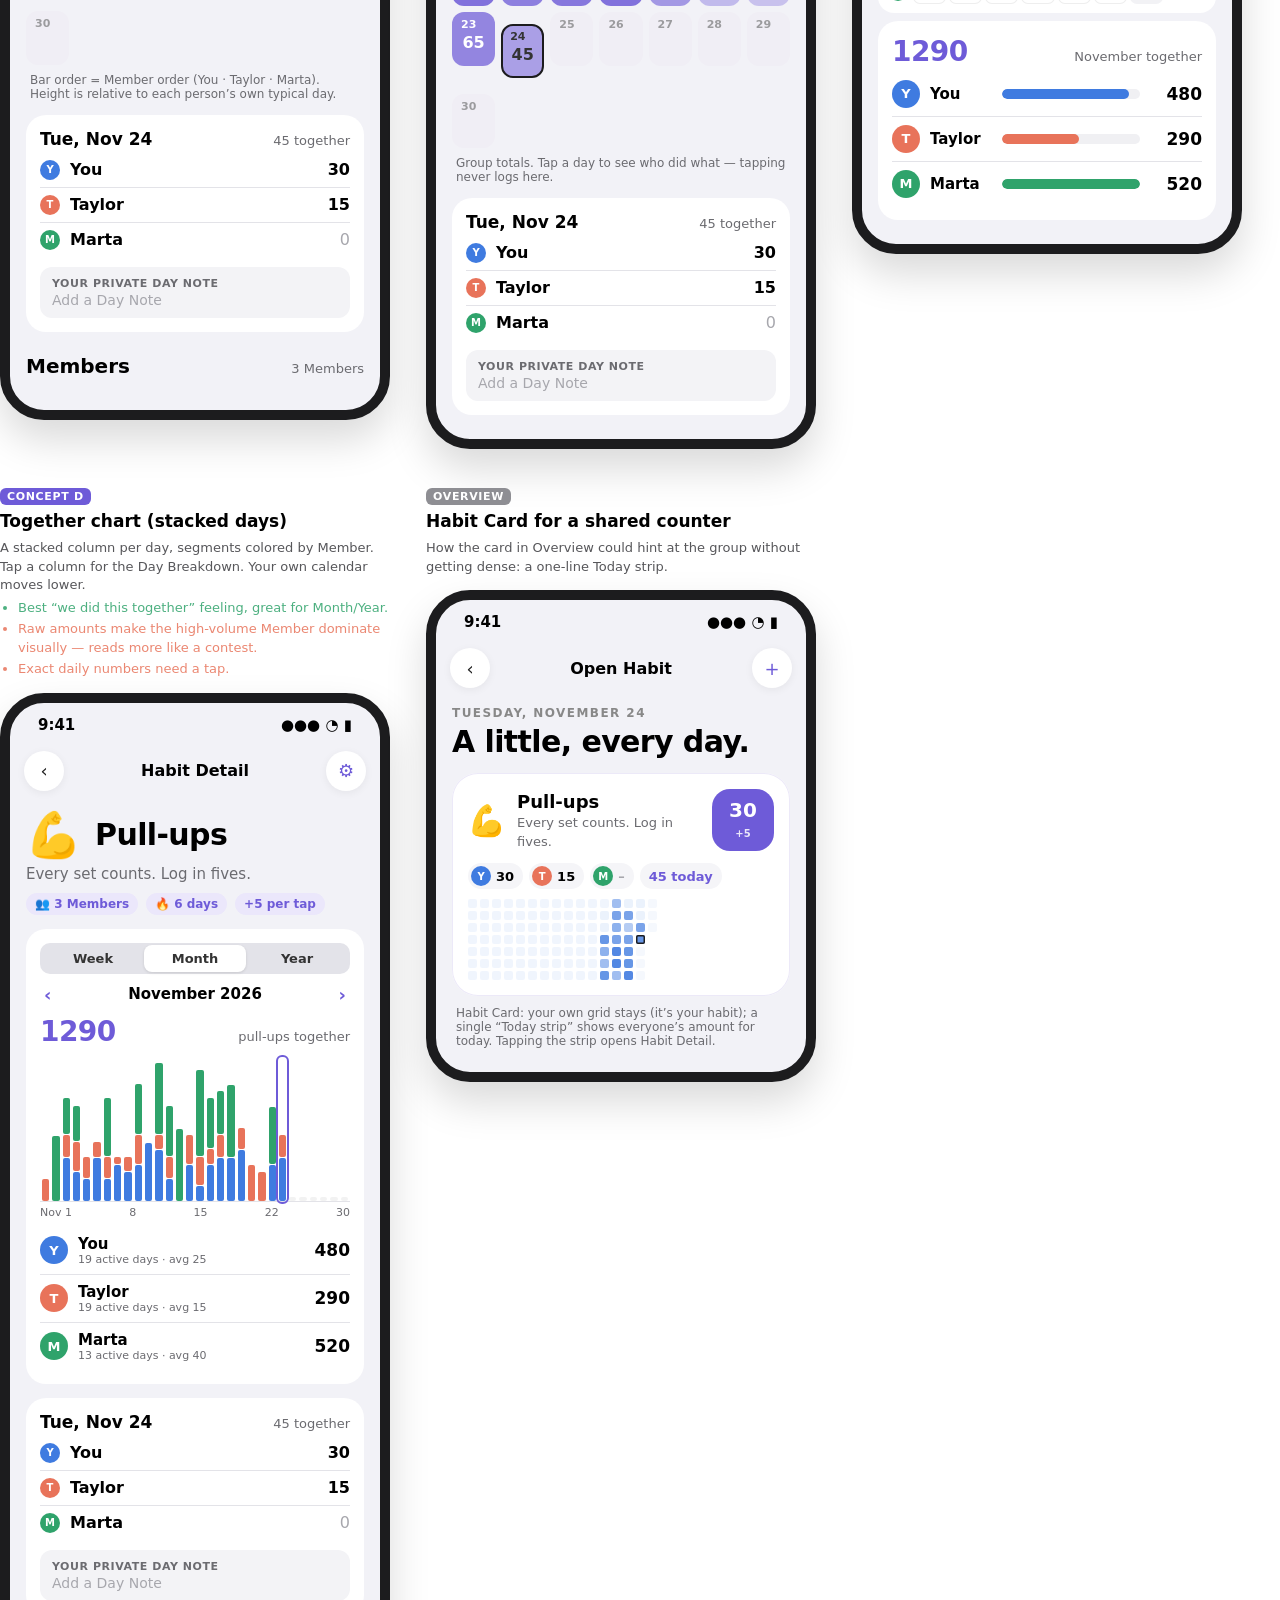
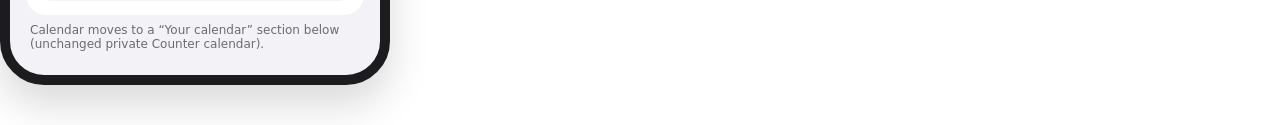
<file: docs/design/shared-habits-2026-11-24/index.html>
<!doctype html>
<html lang="en">
<head>
<meta charset="utf-8">
<meta name="viewport" content="width=device-width, initial-scale=1">
<title>Shared Habit Concepts</title>
<style>
:root{
  --bg:#F2F2F7; --card:#fff; --ink:#000; --ink2:#6b6b70; --ink3:#a7a7ad; --sep:#e3e3e8;
  --habit:#6E5BD8; --tile:#efeaf3;
  --you:#3F7BE0; --tay:#E8735A; --mar:#2FA36B;
  --page:#e9e9ee;
}
*{box-sizing:border-box}
body{margin:0;background:transparent;font-family:-apple-system,BlinkMacSystemFont,"SF Pro Text","Inter",system-ui,sans-serif;color:var(--foreground,#000);-webkit-font-smoothing:antialiased}
.wrap{max-width:1700px;margin:0 auto;padding:8px 0 40px}
h1{font-size:30px;margin:0 0 6px;letter-spacing:-.02em}
.lede{color:var(--muted-foreground,#6b6b70);font-size:15px;max-width:900px;line-height:1.45;margin:0 0 28px}
.grid{display:flex;flex-wrap:wrap;gap:36px;align-items:flex-start}
.concept{width:390px;max-width:100%}
.concept h2{font-size:17px;margin:0 0 4px}
.concept .tag{display:inline-block;font-size:11px;font-weight:700;letter-spacing:.06em;text-transform:uppercase;color:#fff;background:var(--habit);border-radius:6px;padding:2px 7px;margin-bottom:6px}
.concept .tag.alt{background:#8e8e93}
.notes{font-size:13px;color:var(--foreground,#3a3a3e);opacity:.85;line-height:1.45;margin:8px 0 14px;min-height:0}
.notes ul{margin:4px 0 0;padding-left:18px}
.notes li{margin:2px 0}
.pro{color:#2fa36b}.con{color:#e8735a}

/* phone */
.phone{color:#000;width:390px;background:var(--bg);border-radius:44px;border:10px solid #1c1c1e;overflow:hidden;box-shadow:0 20px 40px rgba(0,0,0,.15)}
.status{height:44px;display:flex;justify-content:space-between;align-items:center;padding:0 28px;font-weight:600;font-size:15px}
.nav{display:flex;justify-content:space-between;align-items:center;padding:4px 14px 8px}
.navbtn{width:40px;height:40px;border-radius:50%;background:#fff;display:grid;place-items:center;box-shadow:0 2px 8px rgba(0,0,0,.06);font-size:18px;color:#222}
.navbtn.tint{color:var(--habit)}
.navtitle{font-weight:600;font-size:16px}
.content{padding:4px 16px 24px}
.hdr{display:flex;align-items:center;gap:14px;margin:6px 0 4px}
.hdr .emoji{font-size:44px}
.hdr .name{font-size:30px;font-weight:800;letter-spacing:-.02em}
.desc{color:var(--ink2);font-size:15px;margin:0 0 10px}
.badges{display:flex;gap:8px;margin-bottom:14px}
.badge{font-size:12px;font-weight:600;color:var(--habit);background:#ebe7fb;border-radius:999px;padding:4px 9px}
.card{background:var(--card);border-radius:20px;padding:14px}
.sect{font-size:20px;font-weight:700;margin:22px 0 8px;display:flex;justify-content:space-between;align-items:baseline}
.sect small{font-size:13px;font-weight:500;color:var(--ink2)}

.seg{display:flex;background:#e3e3e9;border-radius:10px;padding:2px;margin:0 0 10px}
.seg button{flex:1;border:0;background:transparent;font:inherit;font-size:13px;font-weight:600;padding:6px 0;border-radius:8px;color:#333;cursor:pointer}
.seg button.on{background:#fff;box-shadow:0 1px 3px rgba(0,0,0,.12)}
.range{display:flex;justify-content:space-between;align-items:center;font-weight:600;font-size:15px;margin:2px 4px 10px}
.chev{color:var(--habit);font-size:18px;font-weight:700}

.av{width:28px;height:28px;border-radius:50%;color:#fff;font-weight:700;font-size:13px;display:grid;place-items:center;flex:none}
.av.sm{width:20px;height:20px;font-size:10px}
.row{display:flex;align-items:center;gap:10px;padding:8px 0}
.row + .row{border-top:1px solid var(--sep)}
.row .who{width:62px;font-weight:600;font-size:15px}
.row .bar{flex:1;height:10px;border-radius:5px;background:#f0f0f3;overflow:hidden}
.row .bar i{display:block;height:100%;border-radius:5px}
.row .num{width:52px;text-align:right;font-weight:700;font-size:17px;font-variant-numeric:tabular-nums}
.row .sub{font-size:11px;color:var(--ink2);font-weight:500}
.together{display:flex;justify-content:space-between;align-items:baseline;margin-bottom:4px}
.together b{font-size:28px;letter-spacing:-.02em;color:var(--habit)}
.together span{font-size:13px;color:var(--ink2)}

.mhead{display:flex;justify-content:space-between;align-items:center;margin:20px 4px 8px;font-weight:700;font-size:17px}
.dow{display:grid;grid-template-columns:repeat(7,1fr);gap:6px;text-align:center;font-size:12px;color:var(--ink2);margin-bottom:6px}
.cal{display:grid;grid-template-columns:repeat(7,1fr);gap:6px}
.t{border-radius:12px;background:var(--tile);height:54px;position:relative;font-size:12px;font-weight:600;color:#333;cursor:pointer;border:2px solid transparent}
.t.future{opacity:.45;cursor:default}
.t.today{border-color:#1c1c1e}
.t.sel{border-color:var(--habit)}
.t .d{position:absolute;top:4px;left:7px;font-size:11px}
.t .amt{position:absolute;inset:0;display:grid;place-items:center;font-size:16px;font-weight:700;padding-top:8px}
.t .bars{position:absolute;bottom:6px;left:0;right:0;display:flex;justify-content:center;gap:3px;align-items:flex-end;height:26px}
.t .bars i{width:8px;border-radius:3px;display:block}
.t.blank{background:transparent;cursor:default}

.chips{display:flex;gap:6px;margin:14px 0 4px;overflow-x:auto}
.chip{color:#000;display:flex;align-items:center;gap:6px;border:0;font:inherit;font-size:13px;font-weight:600;background:#fff;border-radius:999px;padding:5px 11px 5px 5px;cursor:pointer;white-space:nowrap;box-shadow:inset 0 0 0 1px var(--sep)}
.chip.all{padding-left:11px}
.chip.on{box-shadow:inset 0 0 0 2px var(--c,#1c1c1e)}
.hint{font-size:12px;color:var(--ink2);margin:8px 4px 0}

.daycard .dt{display:flex;justify-content:space-between;align-items:baseline;font-weight:700;font-size:17px;margin-bottom:4px}
.daycard .dt small{font-size:13px;color:var(--ink2);font-weight:500}
.daycard .r{display:flex;align-items:center;gap:10px;padding:7px 0}
.daycard .r + .r{border-top:1px solid var(--sep)}
.daycard .r .nm{flex:1;font-weight:600}
.daycard .r .v{font-weight:700;font-variant-numeric:tabular-nums}
.daycard .r .v.zero{color:var(--ink3);font-weight:500}
.note{margin-top:10px;background:#f3f3f6;border-radius:12px;padding:10px 12px;color:var(--ink3);font-size:14px}
.note b{color:var(--ink2);font-weight:600;font-size:11px;display:block;margin-bottom:2px;text-transform:uppercase;letter-spacing:.05em}

/* lanes */
.lanes .wk{background:#fff;border-radius:16px;padding:8px 10px 6px;margin-bottom:8px}
.lanes .wkh{display:flex;justify-content:space-between;font-size:12px;color:var(--ink2);font-weight:600;margin:0 2px 4px}
.lanes .ln{display:grid;grid-template-columns:22px repeat(7,1fr) 40px;gap:3px;align-items:center;margin:3px 0}
.lanes .c{height:26px;border-radius:7px;display:grid;place-items:center;font-size:11px;font-weight:700;font-variant-numeric:tabular-nums;background:#f2f2f5;color:#999}
.lanes .c.f{background:transparent;color:transparent;box-shadow:inset 0 0 0 1px #eee}
.lanes .c.td{box-shadow:inset 0 0 0 2px #1c1c1e}
.lanes .sum{text-align:right;font-size:12px;font-weight:700;font-variant-numeric:tabular-nums}
.lanes .dl{display:grid;grid-template-columns:22px repeat(7,1fr) 40px;gap:3px;font-size:11px;color:var(--ink2);text-align:center;margin:0 10px 4px}

/* stacked */
.chart{display:flex;align-items:flex-end;gap:3px;height:150px;padding:6px 2px 0;border-bottom:1px solid var(--sep)}
.chart .col{flex:1;display:flex;flex-direction:column-reverse;gap:1px;height:100%;justify-content:flex-start;cursor:pointer}
.chart .col i{display:block;border-radius:2px}
.chart .col.fut{opacity:.25}
.chart .col.sel{outline:2px solid var(--habit);outline-offset:1px;border-radius:3px}
.axis{display:flex;justify-content:space-between;font-size:11px;color:var(--ink2);margin-top:4px}
.legend .row .who{width:auto;flex:1}
.mini{display:flex;gap:14px;font-size:12px;color:var(--ink2)}

/* overview card */
.hcard{background:#fff;border-radius:26px;padding:16px;box-shadow:inset 0 0 0 1px #ece9f8}
.hcard .top{display:flex;gap:12px;align-items:center}
.hcard .top .emoji{font-size:30px}
.hcard .top .tt{flex:1}
.hcard .top .tt b{font-size:18px;display:block}
.hcard .top .tt span{font-size:13px;color:var(--ink2)}
.cbtn{width:62px;height:62px;border-radius:18px;background:var(--habit);color:#fff;display:grid;place-items:center;font-weight:800;font-size:20px;line-height:1}
.cbtn small{font-size:10px;font-weight:600;opacity:.85}
.today{display:flex;gap:6px;margin:12px 0 10px;flex-wrap:wrap}
.today .p{display:flex;align-items:center;gap:5px;background:#f5f5f8;border-radius:999px;padding:3px 9px 3px 3px;font-size:13px;font-weight:600}
.today .p .zero{color:var(--ink3)}
.cg{display:grid;grid-template-rows:repeat(7,9px);grid-auto-flow:column;grid-auto-columns:9px;gap:3px}
.cg i{border-radius:2px;display:block}
.recco{background:#fff;color:#000;border-radius:18px;padding:18px 20px;margin:0 0 28px;max-width:1240px;font-size:14px;line-height:1.5}
.recco h3{margin:0 0 6px;font-size:16px}
.recco ol{margin:6px 0 0;padding-left:20px}
</style>
</head>
<body>
<div class="wrap">
  <h1>Shared Counter Habit — Habit Detail concepts</h1>
  <p class="lede">Scenario: <b>Pull-ups</b>, a Counter Habit (+5 per tap) shared by three Members — You, Taylor, Marta. Today is Tue, Nov 24 2026. Every phone is interactive: switch the period tabs and member chips, and tap days. Shading for each Member is against <i>their own</i> 90th-percentile day (same rule as private Counter Habits), so a 15 from Taylor reads as “a full day” the same way a 50 from Marta does — cooperative, not a leaderboard. Members always keep a fixed order (Owner first), never sorted by score.</p>

  <div class="recco">
    <h3>Recommendation: A + B combined</h3>
    The density problem goes away once you stop asking one calendar to answer every question. Split it into two jobs:
    <ol>
      <li><b>“How did we do?”</b> — a <b>Period Summary</b> card at the top (Day / Week / Month / Year tabs, one row per Member with total + bar, group total above). This answers “this week each person did X” in one glance, with zero calendar reading.</li>
      <li><b>“What happened on a given day?”</b> — the Month Calendar stays a calendar. Default to <b>Everyone</b> with split Day Tiles (three tiny bars, concept A); member chips (concept B) collapse it to one person’s familiar single-color calendar with amounts. Tapping a day fills the <b>Day Breakdown</b> card (everyone’s amount + your private Day Note).</li>
      <li><b>Logging rule:</b> calendar taps add +5 only when the <b>You</b> chip is active. In Everyone / other-member modes a tap just selects the day. That removes the ambiguity of “whose day did I just tap?”</li>
    </ol>
    Lanes (C) is the best “spreadsheet” for 3 people but grows linearly with Members (up to 10 → 50 rows/month). Stacked bars (D) are lovely for Month/Year and could live inside the summary card later as an alternate visualization.
  </div>

  <div class="grid" id="grid"></div>
</div>

<script>
// ---------- data ----------
function rng(seed){return function(){seed|=0;seed=seed+0x6D2B79F5|0;let t=Math.imul(seed^seed>>>15,1|seed);t=t+Math.imul(t^t>>>7,61|t)^t;return((t^t>>>14)>>>0)/4294967296}}
const TODAY=24, DAYS=30, OFFSET=6; // Nov 1 2026 is a Sunday; Monday-first grid
const M=[
  {id:'you',name:'You',ini:'Y',color:'#3F7BE0',skip:.18,lo:2,hi:8,seed:7},
  {id:'tay',name:'Taylor',ini:'T',color:'#E8735A',skip:.33,lo:1,hi:5,seed:21},
  {id:'mar',name:'Marta',ini:'M',color:'#2FA36B',skip:.45,lo:5,hi:12,seed:99},
];
M.forEach(m=>{const r=rng(m.seed);m.days=[];for(let d=1;d<=DAYS;d++){if(d>TODAY){m.days.push(null);continue}
  const v=r()<m.skip?0:5*Math.round(m.lo+r()*(m.hi-m.lo));m.days.push(v)}});
M[0].days[TODAY-1]=30;M[1].days[TODAY-1]=15;M[2].days[TODAY-1]=0;
M.forEach(m=>{const s=m.days.filter(v=>v>0).sort((a,b)=>a-b);m.p90=s[Math.floor(s.length*.9)]||1;
  m.month=m.days.reduce((a,v)=>a+(v||0),0); m.year=m.month*10+ (m.seed*13)%170; m.yearLabel='2026';});
const groupDay=d=>M.reduce((a,m)=>a+(m.days[d-1]||0),0);
const gP90=(()=>{const s=[];for(let d=1;d<=TODAY;d++)s.push(groupDay(d));s.sort((a,b)=>a-b);return s[Math.floor(s.length*.9)]})();
const WEEKS=[[1,1],[2,8],[9,15],[16,22],[23,29],[30,30]];
const wd=d=>['Sun','Mon','Tue','Wed','Thu','Fri','Sat'][(d+6)%7 ===0?0:(d)%7]; // Nov 1 = Sun
function dayName(d){return ['Sun','Mon','Tue','Wed','Thu','Fri','Sat'][(d-1)%7]}
function sumRange(m,a,b){let s=0;for(let d=a;d<=b;d++)s+=m.days[d-1]||0;return s}
function activeRange(m,a,b){let s=0;for(let d=a;d<=Math.min(b,TODAY);d++)if(m.days[d-1]>0)s++;return s}
function alpha(hex,a){const n=parseInt(hex.slice(1),16);return `rgba(${n>>16},${n>>8&255},${n&255},${a})`}
function shade(m,v){if(!v)return null;return alpha(m.color,.18+.72*Math.min(1,v/m.p90))}
const av=(m,cls='')=>`<div class="av ${cls}" style="background:${m.color}">${m.ini}</div>`;

const PERIODS={
  Day:{label:'Today, Tue Nov 24',val:m=>m.days[TODAY-1],sub:m=>m.days[TODAY-1]?'':'not yet'},
  Week:{label:'Nov 23 – 29',val:m=>sumRange(m,23,29),sub:m=>`${activeRange(m,23,29)} of 2 days`},
  Month:{label:'November 2026',val:m=>m.month,sub:m=>`${activeRange(m,1,30)} of ${TODAY} days`},
  Year:{label:'2026',val:m=>m.year,sub:m=>`${Math.round(m.year/41)} per active day`},
};
function summary(period,uid){
  const P=PERIODS[period];const vals=M.map(P.val);const max=Math.max(...vals,1);const tot=vals.reduce((a,b)=>a+b,0);
  return `<div class="card">
    <div class="seg">${Object.keys(PERIODS).map(k=>`<button class="${k===period?'on':''}" data-p="${k}" data-u="${uid}">${k}</button>`).join('')}</div>
    <div class="range"><span class="chev">‹</span><span>${P.label}</span><span class="chev">›</span></div>
    <div class="together"><b>${tot.toLocaleString()}</b><span>pull-ups together</span></div>
    ${M.map((m,i)=>`<div class="row">${av(m)}<div class="who">${m.name}<div class="sub">${P.sub(m)}</div></div>
      <div class="bar"><i style="width:${vals[i]/max*100}%;background:${m.color}"></i></div>
      <div class="num">${vals[i]||'–'}</div></div>`).join('')}
  </div>`;
}
function dayCard(d,{logging=false}={}){
  return `<div class="card daycard" style="margin-top:14px">
    <div class="dt">${dayName(d)}, Nov ${d}<small>${groupDay(d)} together</small></div>
    ${M.map(m=>{const v=m.days[d-1];return `<div class="r">${av(m,'sm')}<div class="nm">${m.name}</div><div class="v ${v?'':'zero'}">${v===null?'—':v?v:'0'}</div></div>`}).join('')}
    <div class="note"><b>Your private Day Note</b>Add a Day Note</div>
  </div>`;
}
function calShell(inner){return `<div class="dow">${'MTWTFSS'.split('').map(c=>`<div>${c}</div>`).join('')}</div><div class="cal">${'<div class="t blank"></div>'.repeat(OFFSET)}${inner}</div>`}

// ---------- concepts ----------
const state={A:{p:'Week',d:TODAY},B:{f:'all',d:TODAY},C:{},D:{d:TODAY}};

function phone(title,body,btn='⚙︎'){return `<div class="phone"><div class="status"><span>9:41</span><span>●●● ◔ ▮</span></div>
  <div class="nav"><div class="navbtn">‹</div><div class="navtitle">${title}</div><div class="navbtn tint">${btn}</div></div><div class="content">${body}</div></div>`}
const header=`<div class="hdr"><div class="emoji">💪</div><div class="name">Pull-ups</div></div>
  <p class="desc">Every set counts. Log in fives.</p>
  <div class="badges"><span class="badge">👥 3 Members</span><span class="badge">🔥 6 days</span><span class="badge">+5 per tap</span></div>`;

function renderA(){const s=state.A;let tiles='';
  for(let d=1;d<=DAYS;d++){const fut=d>TODAY;
    const bars=M.map(m=>{const v=m.days[d-1];const h=v?6+20*Math.min(1,v/m.p90):3;return `<i style="height:${h}px;background:${v?m.color:'#d9d4e0'}"></i>`}).join('');
    tiles+=`<div class="t ${fut?'future':''} ${d===TODAY?'today':''} ${d===s.d&&d!==TODAY?'sel':''}" data-a="${d}"><span class="d">${d}</span>${fut?'':`<div class="bars">${bars}</div>`}</div>`}
  return phone('Habit Detail',`${header}${summary(s.p,'A')}
    <div class="mhead"><span class="chev">‹</span>November 2026<span class="chev">›</span></div>${calShell(tiles)}
    <div class="hint">Bar order = Member order (You · Taylor · Marta). Height is relative to each person’s own typical day.</div>
    ${dayCard(s.d)}
    <div class="sect">Members<small>3 Members</small></div>`,'⚙︎')}

function renderB(){const s=state.B;let tiles='';const f=s.f;const m=M.find(x=>x.id===f);
  for(let d=1;d<=DAYS;d++){const fut=d>TODAY;let v,bg;
    if(f==='all'){v=fut?null:groupDay(d);bg=v?alpha('#6E5BD8',.15+.7*Math.min(1,v/gP90)):null}
    else{v=m.days[d-1];bg=shade(m,v)}
    const dark=bg&&parseFloat(bg.split(',')[3])>.55;
    tiles+=`<div class="t ${fut?'future':''} ${d===TODAY?'today':''} ${d===s.d&&d!==TODAY?'sel':''}" data-b="${d}" style="${bg?`background:${bg};`:''}${dark?'color:#fff':''}"><span class="d">${d}</span>${!fut&&v?`<span class="amt">${v}</span>`:''}</div>`}
  const chips=`<div class="chips"><button class="chip all ${f==='all'?'on':''}" data-f="all" style="--c:#6E5BD8">Everyone</button>${M.map(x=>`<button class="chip ${f===x.id?'on':''}" data-f="${x.id}" style="--c:${x.color}">${av(x,'sm')}${x.name}</button>`).join('')}</div>`;
  const hint=f==='you'?'Your calendar: tap a day to add 5, touch and hold to edit the amount.':f==='all'?'Group totals. Tap a day to see who did what — tapping never logs here.':`${m.name}’s calendar — read-only. Day Notes stay private.`;
  return phone('Habit Detail',`${header}${summary('Month','B')}
    ${chips}<div class="mhead"><span class="chev">‹</span>November 2026<span class="chev">›</span></div>${calShell(tiles)}
    <div class="hint">${hint}</div>${dayCard(s.d)}`)}

function renderC(){let h=`<div class="dl"><div></div>${'MTWTFSS'.split('').map(c=>`<div>${c}</div>`).join('')}<div style="text-align:right">Σ</div></div>`;
  h+=WEEKS.slice().reverse().filter(([a])=>a<=TODAY).map(([a,b])=>{
    const startDow=a===1?6:0; // Nov 1 sits on Sunday
    const range=a===b?`Nov ${a}`:`Nov ${a} – ${b}`;
    const lines=M.map(m=>{let cells='';for(let i=0;i<7;i++){const d=a-startDow+i;
      if(d<a||d>b||d>DAYS){cells+=`<div class="c f"></div>`;continue}
      const v=m.days[d-1];if(v===null){cells+=`<div class="c f"></div>`;continue}
      const bg=shade(m,v);cells+=`<div class="c ${d===TODAY?'td':''}" style="${bg?`background:${bg};color:${parseFloat(bg.split(',')[3])>.55?'#fff':'#222'}`:''}">${v||'·'}</div>`}
      return `<div class="ln">${av(m,'sm')}${cells}<div class="sum">${sumRange(m,a,b)}</div></div>`}).join('');
    const tot=M.reduce((s,m)=>s+sumRange(m,a,b),0);
    return `<div class="wk"><div class="wkh"><span>${range}</span><span>${tot} together</span></div>${lines}</div>`}).join('');
  return phone('Habit Detail',`${header}
    <div class="mhead" style="margin-top:6px"><span class="chev">‹</span>November 2026<span class="chev">›</span></div>
    <div class="lanes">${h}</div>
    <div class="card"><div class="together"><b>${M.reduce((s,m)=>s+m.month,0)}</b><span>November together</span></div>
    ${M.map(m=>`<div class="row">${av(m)}<div class="who">${m.name}</div><div class="bar"><i style="width:${m.month/Math.max(...M.map(x=>x.month))*100}%;background:${m.color}"></i></div><div class="num">${m.month}</div></div>`).join('')}</div>`)}

function renderD(){const s=state.D;const max=Math.max(...Array.from({length:TODAY},(_,i)=>groupDay(i+1)));
  let cols='';for(let d=1;d<=DAYS;d++){const fut=d>TODAY;
    const segs=fut?`<i style="height:4px;background:#ccc"></i>`:M.map(m=>{const v=m.days[d-1]||0;return v?`<i style="height:${v/max*136}px;background:${m.color}"></i>`:''}).join('');
    cols+=`<div class="col ${fut?'fut':''} ${d===s.d?'sel':''}" data-dd="${d}" title="Nov ${d}">${segs}</div>`}
  return phone('Habit Detail',`${header}
    <div class="card"><div class="seg"><button>Week</button><button class="on">Month</button><button>Year</button></div>
      <div class="range"><span class="chev">‹</span><span>November 2026</span><span class="chev">›</span></div>
      <div class="together"><b>${M.reduce((a,m)=>a+m.month,0)}</b><span>pull-ups together</span></div>
      <div class="chart">${cols}</div><div class="axis"><span>Nov 1</span><span>8</span><span>15</span><span>22</span><span>30</span></div>
      <div class="legend" style="margin-top:8px">${M.map(m=>`<div class="row">${av(m)}<div class="who">${m.name}<div class="sub">${activeRange(m,1,30)} active days · avg ${Math.round(m.month/Math.max(1,activeRange(m,1,30)))}</div></div><div class="num">${m.month}</div></div>`).join('')}</div>
    </div>
    ${dayCard(s.d)}
    <div class="hint">Calendar moves to a “Your calendar” section below (unchanged private Counter calendar).</div>`)}

function renderOverview(){const cg=(m)=>{let h='';for(let i=0;i<7*12-6;i++){h+=`<i style="background:${alpha(m.color,.08)}"></i>`}
    for(let d=1;d<=DAYS;d++){const v=m.days[d-1];h+=`<i style="background:${v===null?alpha(m.color,.05):v?shade(m,v):alpha(m.color,.1)};${d===TODAY?'box-shadow:inset 0 0 0 1.5px #1c1c1e':''}"></i>`}return h};
  return phone('Open Habit',`<div style="font-size:12px;letter-spacing:.12em;color:#888;font-weight:600;margin:6px 0 4px">TUESDAY, NOVEMBER 24</div>
    <div style="font-size:30px;font-weight:800;letter-spacing:-.02em;margin-bottom:14px">A little, every day.</div>
    <div class="hcard"><div class="top"><div class="emoji">💪</div><div class="tt"><b>Pull-ups</b><span>Every set counts. Log in fives.</span></div><div class="cbtn"><div style="text-align:center">30<br><small>+5</small></div></div></div>
      <div class="today">${M.map(m=>{const v=m.days[TODAY-1];return `<span class="p">${av(m,'sm')}<span class="${v?'':'zero'}">${v||'–'}</span></span>`}).join('')}<span class="p" style="padding-left:9px;color:#6E5BD8">45 today</span></div>
      <div class="cg">${cg(M[0])}</div>
    </div>
    <div class="hint" style="margin-top:10px">Habit Card: your own grid stays (it’s your habit); a single “Today strip” shows everyone’s amount for today. Tapping the strip opens Habit Detail.</div>`,'+')}

const CONCEPTS=[
  {k:'A',tag:'Concept A · recommended base',title:'Period Summary + split Day Tiles',fn:renderA,notes:`Summary card answers day/week/month/year. Each Day Tile carries three micro-bars, one per Member in fixed order.<ul><li class="pro">One calendar shows who showed up on every day.</li><li class="pro">Day Breakdown gives exact numbers on tap.</li><li class="con">Micro-bars stop scaling past ~5 Members; fall back to a single group-total tile beyond that.</li></ul>`},
  {k:'B',tag:'Concept B · recommended filter',title:'Member chips on the calendar',fn:renderB,notes:`Same summary; the calendar becomes a lens: Everyone (group total) or one Member’s own calendar with amounts — identical to the private Counter calendar.<ul><li class="pro">Scales to 10 Members.</li><li class="pro">Logging is unambiguous: only the “You” lens logs.</li><li class="con">Comparing people on one day needs the Day Breakdown.</li></ul>`},
  {k:'C',tag:'Concept C',title:'Member Lanes (week blocks)',fn:renderC,notes:`Each week is a small table: one row per Member, seven day cells with amounts, weekly sum on the right. Newest week first.<ul><li class="pro">Most information per pixel; exact numbers everywhere.</li><li class="pro">Week totals are free.</li><li class="con">3 Members = 15 rows/month; 10 Members = 50. Feels like a spreadsheet.</li></ul>`},
  {k:'D',tag:'Concept D',title:'Together chart (stacked days)',fn:renderD,notes:`A stacked column per day, segments colored by Member. Tap a column for the Day Breakdown. Your own calendar moves lower.<ul><li class="pro">Best “we did this together” feeling, great for Month/Year.</li><li class="con">Raw amounts make the high-volume Member dominate visually — reads more like a contest.</li><li class="con">Exact daily numbers need a tap.</li></ul>`},
  {k:'O',tag:'Overview',alt:true,title:'Habit Card for a shared counter',fn:renderOverview,notes:`How the card in Overview could hint at the group without getting dense: a one-line Today strip.`},
];
const grid=document.getElementById('grid');
function render(){grid.innerHTML=CONCEPTS.map(c=>`<div class="concept"><span class="tag ${c.alt?'alt':''}">${c.tag}</span><h2>${c.title}</h2><div class="notes">${c.notes}</div>${c.fn()}</div>`).join('')}
grid.addEventListener('click',e=>{const t=e.target.closest('[data-p],[data-a],[data-b],[data-f],[data-dd]');if(!t)return;
  if(t.dataset.p&&t.dataset.u==='A')state.A.p=t.dataset.p;
  if(t.dataset.a&&+t.dataset.a<=TODAY)state.A.d=+t.dataset.a;
  if(t.dataset.b&&+t.dataset.b<=TODAY)state.B.d=+t.dataset.b;
  if(t.dataset.f)state.B.f=t.dataset.f;
  if(t.dataset.dd&&+t.dataset.dd<=TODAY)state.D.d=+t.dataset.dd;
  render()});
render();
</script>
</body>
</html>
</file>
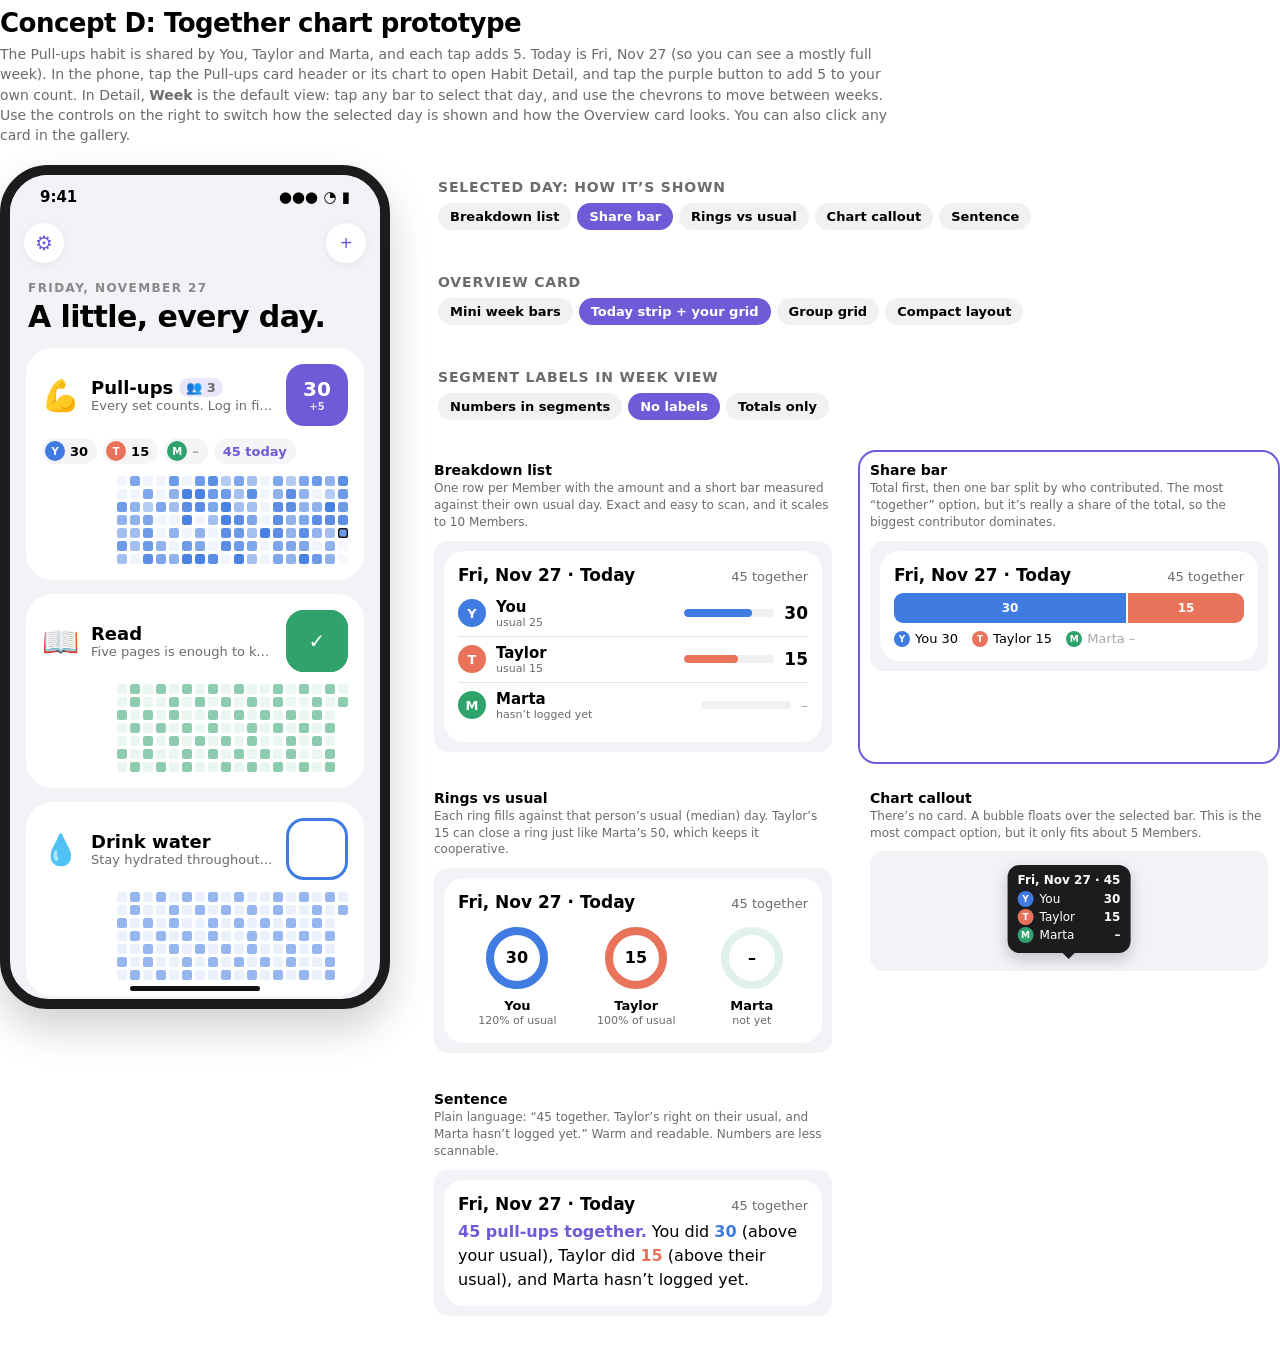
<file: docs/design/shared-habits-2026-11-24/concept-d.html>
<!doctype html>
<html lang="en">
<head>
<meta charset="utf-8">
<meta name="viewport" content="width=device-width, initial-scale=1">
<title>Together Chart Prototype</title>
<style>
:root{--habit:#6E5BD8;--habitSoft:#ebe7fb;--bg:#F2F2F7;--ink2:#6b6b70;--ink3:#a7a7ad;--sep:#e3e3e8}
*{box-sizing:border-box}
body{margin:0;background:transparent;color:var(--foreground,#000);font-family:-apple-system,BlinkMacSystemFont,"SF Pro Text","Inter",system-ui,sans-serif;-webkit-font-smoothing:antialiased}
.wrap{max-width:1400px;margin:0 auto;padding:8px 0 40px}
h1{font-size:26px;margin:0 0 6px;letter-spacing:-.02em}
.lede{color:var(--muted-foreground,#6b6b70);font-size:14px;line-height:1.45;margin:0 0 20px;max-width:900px}
.layout{display:flex;gap:32px;align-items:flex-start;flex-wrap:wrap}
.side{flex:1;min-width:300px}
.panel{background:#fff;color:#000;border-radius:16px;padding:14px 16px;margin-bottom:16px}
.panel h3{margin:0 0 8px;font-size:14px;text-transform:uppercase;letter-spacing:.06em;color:#6b6b70}
.opts{display:flex;flex-wrap:wrap;gap:6px}
.opt{border:0;font:inherit;font-size:13px;font-weight:600;border-radius:999px;padding:6px 12px;background:#f1f1f4;color:#000;cursor:pointer}
.opt.on{background:var(--habit);color:#fff}
.gallery{display:grid;grid-template-columns:repeat(auto-fill,minmax(300px,1fr));gap:14px}
.gitem{background:#fff;color:#000;border-radius:18px;padding:12px;cursor:pointer;box-shadow:inset 0 0 0 2px transparent}
.gitem.on{box-shadow:inset 0 0 0 2px var(--habit)}
.gitem .gt{font-weight:700;font-size:14px}
.gitem .gd{font-size:12px;color:#6b6b70;margin:2px 0 10px;line-height:1.4}
.gitem .gbody{background:var(--bg);border-radius:14px;padding:10px}

/* phone */
.phone{width:390px;height:844px;flex:none;background:var(--bg);color:#000;border-radius:48px;border:10px solid #1c1c1e;overflow:hidden;box-shadow:0 20px 40px rgba(0,0,0,.18);position:relative}
.status{position:absolute;top:0;left:0;right:0;height:44px;display:flex;justify-content:space-between;align-items:center;padding:0 30px;font-weight:600;font-size:15px;background:var(--bg);z-index:3}
.screen{position:absolute;top:44px;bottom:0;left:0;right:0;overflow-y:auto;scrollbar-width:none}
.screen::-webkit-scrollbar{display:none}
.homebar{position:absolute;bottom:8px;left:50%;transform:translateX(-50%);width:130px;height:5px;border-radius:3px;background:#111;z-index:3}
.nav{display:flex;justify-content:space-between;align-items:center;padding:4px 14px 8px}
.navbtn{width:40px;height:40px;border-radius:50%;background:#fff;display:grid;place-items:center;box-shadow:0 2px 8px rgba(0,0,0,.06);font-size:20px;color:#222;cursor:pointer;border:0}
.navbtn.tint{color:var(--habit)}
.navtitle{font-weight:600;font-size:16px}
.content{padding:4px 16px 40px}
.card{background:#fff;border-radius:20px;padding:14px}
.sect{font-size:20px;font-weight:700;margin:22px 2px 8px;display:flex;justify-content:space-between;align-items:baseline}
.sect small{font-size:13px;font-weight:500;color:var(--ink2)}
.av{width:28px;height:28px;border-radius:50%;color:#fff;font-weight:700;font-size:13px;display:grid;place-items:center;flex:none}
.av.sm{width:20px;height:20px;font-size:10px}
.av.xs{width:16px;height:16px;font-size:9px}

/* detail */
.hdr{display:flex;align-items:center;gap:14px;margin:6px 0 4px}
.hdr .emoji{font-size:44px}.hdr .name{font-size:30px;font-weight:800;letter-spacing:-.02em}
.desc{color:var(--ink2);font-size:15px;margin:0 0 10px}
.badges{display:flex;gap:8px;margin-bottom:14px;flex-wrap:wrap}
.badge{font-size:12px;font-weight:600;color:var(--habit);background:var(--habitSoft);border-radius:999px;padding:4px 9px}
.seg{display:flex;background:#e9e9ee;border-radius:10px;padding:2px;margin:0 0 10px}
.seg button{flex:1;border:0;background:transparent;font:inherit;font-size:13px;font-weight:600;padding:6px 0;border-radius:8px;color:#333;cursor:pointer}
.seg button.on{background:#fff;box-shadow:0 1px 3px rgba(0,0,0,.12)}
.range{display:flex;justify-content:space-between;align-items:center;font-weight:600;font-size:15px;margin:2px 2px 8px}
.chev{color:var(--habit);font-size:22px;font-weight:600;border:0;background:none;cursor:pointer;padding:0 6px;line-height:1}
.chev:disabled{color:#d6d6dc;cursor:default}
.tot{display:flex;align-items:baseline;gap:8px;margin:0 2px 4px}
.tot b{font-size:30px;letter-spacing:-.02em;color:var(--habit)}
.tot span{font-size:13px;color:var(--ink2)}
.tot .delta{white-space:nowrap;margin-left:auto;font-size:12px;font-weight:600;color:#2FA36B;background:#e6f5ed;padding:2px 7px;border-radius:999px}
.tot .delta.down{color:#b3412b;background:#fbeae6}

.chartwrap{position:relative;margin-top:28px}
.chart{display:flex;align-items:flex-end;height:170px;border-bottom:1px solid var(--sep);position:relative}
.colw{flex:1;height:100%;display:flex;flex-direction:column;justify-content:flex-end;align-items:center;cursor:pointer;border-radius:10px;position:relative}
.colw.sel{background:#f1eefc}
.colw.fut{cursor:default}
.stack{display:flex;flex-direction:column-reverse;gap:2px;width:var(--bw);align-items:stretch}
.stack i{display:grid;place-items:center;border-radius:4px;color:#fff;font-size:10px;font-weight:700;font-style:normal;font-variant-numeric:tabular-nums;overflow:hidden}
.colw:not(.sel) .stack{opacity:.55}
.chart.nosel .colw .stack{opacity:1}
.ghost{width:var(--bw);height:18px;border-radius:4px;border:1.5px dashed #d5d1df}
.ctot{font-size:11px;font-weight:700;color:#333;margin-bottom:3px;font-variant-numeric:tabular-nums}
.colw:not(.sel) .ctot{color:#999}
.xl{display:flex;margin-top:4px}
.xl div{flex:1;text-align:center;font-size:11px;color:var(--ink2);line-height:1.25}
.xl div.tday{color:#000;font-weight:700}
.xl div.sel{color:var(--habit);font-weight:700}
.grid50{position:absolute;left:0;right:0;border-top:1px dashed #eee;pointer-events:none}

.rows .row{display:flex;align-items:center;gap:10px;padding:7px 0}
.rows .row + .row{border-top:1px solid var(--sep)}
.row .who{flex:1;font-weight:600;font-size:15px}
.row .sub{font-size:11px;color:var(--ink2);font-weight:500}
.row .num{font-weight:700;font-size:17px;font-variant-numeric:tabular-nums}
.row .num.zero{color:var(--ink3);font-weight:500;font-size:14px}
.row .mbar{width:90px;height:8px;border-radius:4px;background:#f0f0f3;overflow:hidden}
.row .mbar i{display:block;height:100%;border-radius:4px}
.tag{font-size:10px;font-weight:700;color:#a3620a;background:#fdf0d9;border-radius:5px;padding:1px 5px;margin-left:4px;vertical-align:1px}

/* day variants */
.dhead{display:flex;justify-content:space-between;align-items:baseline;margin-bottom:6px}
.dhead b{font-size:17px}.dhead small{font-size:13px;color:var(--ink2)}
.share{display:flex;height:30px;border-radius:9px;overflow:hidden;gap:2px;margin:8px 0}
.share i{display:grid;place-items:center;color:#fff;font-size:12px;font-weight:700;font-style:normal}
.legend{display:flex;gap:14px;flex-wrap:wrap;font-size:13px}
.legend span{display:flex;align-items:center;gap:5px}
.legend .z{color:var(--ink3)}
.rings{display:flex;justify-content:space-around;padding:4px 0 2px}
.ring{text-align:center;font-size:12px}
.ring svg{display:block;margin:0 auto 4px}
.ring b{display:block;font-size:13px}
.ring span{color:var(--ink2);font-size:11px}
.sentence{font-size:16px;line-height:1.5}
.sentence .hl{font-weight:700}
.bubble{position:absolute;bottom:calc(100% + 10px);transform:translateX(-50%);background:#1c1c1e;color:#fff;border-radius:12px;padding:8px 10px;font-size:12px;white-space:nowrap;z-index:2;box-shadow:0 6px 16px rgba(0,0,0,.2)}
.bubble:after{content:"";position:absolute;top:100%;left:50%;transform:translateX(-50%);border:6px solid transparent;border-top-color:#1c1c1e}
.bubble .bt{font-weight:700;margin-bottom:4px}
.bubble .br{display:flex;align-items:center;gap:6px;margin:2px 0}
.bubble .br .n{margin-left:auto;font-weight:700;padding-left:10px;font-variant-numeric:tabular-nums}
.bubble.static{position:relative;bottom:auto;transform:none;display:inline-block;margin-left:50%;translate:-50% 0}
.chartwrap.callout{margin-top:112px}

/* calendar */
.dow,.cal{display:grid;grid-template-columns:repeat(7,1fr);gap:5px}
.dow{text-align:center;font-size:11px;color:var(--ink2);margin-bottom:5px}
.t{border-radius:10px;background:#efeaf3;height:44px;position:relative;font-size:10px;font-weight:600;color:#333;cursor:pointer;border:2px solid transparent}
.t.blank{background:transparent;cursor:default}
.t.fut{opacity:.45;cursor:default}
.t.today{border-color:#1c1c1e}.t.sel{border-color:var(--habit)}
.t .d{position:absolute;top:3px;left:6px}
.t .a{position:absolute;inset:0;display:grid;place-items:center;font-size:14px;font-weight:700;padding-top:6px}
.note{background:#fff;border-radius:16px;padding:12px 14px;margin-top:10px}
.note b{font-size:15px}
.note .f{margin-top:8px;background:#f3f3f6;border-radius:10px;padding:10px;color:var(--ink3);font-size:14px}
.hint{font-size:12px;color:var(--ink2);margin:8px 2px 0;line-height:1.4}
.strip{display:flex;gap:3px}
.strip i{width:9px;height:9px;border-radius:2px;display:block}

/* overview */
.kicker{font-size:12px;letter-spacing:.12em;color:#888;font-weight:600;margin:6px 2px 4px}
.big{font-size:30px;font-weight:800;letter-spacing:-.02em;margin:0 2px 14px}
.hcard{background:#fff;border-radius:26px;padding:16px;margin-bottom:14px}
.hcard .top{display:flex;gap:12px;align-items:center;cursor:pointer}
.hcard .top .emoji{font-size:30px}
.hcard .top .tt{flex:1;min-width:0}
.hcard .top .tt b{font-size:18px;display:flex;align-items:center;gap:6px}
.hcard .top .tt span{font-size:13px;color:var(--ink2);display:block;white-space:nowrap;overflow:hidden;text-overflow:ellipsis}
.ppl{font-size:11px;font-weight:700;color:var(--habit);background:var(--habitSoft);border-radius:999px;padding:2px 7px}
.cbtn{width:62px;height:62px;border-radius:18px;background:var(--habit);color:#fff;display:grid;place-items:center;font-weight:800;font-size:20px;line-height:1;cursor:pointer;border:0;font-family:inherit;flex:none;transition:transform .08s}
.cbtn:active{transform:scale(.93)}
.cbtn small{font-size:10px;font-weight:600;opacity:.85;display:block;margin-top:3px}
.cbtn.empty{background:#fff;color:var(--habit);box-shadow:inset 0 0 0 3px var(--habit)}
.cbtn.sm{width:46px;height:46px;border-radius:14px;font-size:16px}
.todayp{display:flex;gap:6px;margin:12px 0 10px;flex-wrap:wrap}
.todayp .p{display:flex;align-items:center;gap:5px;background:#f5f5f8;border-radius:999px;padding:3px 9px 3px 3px;font-size:13px;font-weight:600}
.todayp .z{color:var(--ink3)}
.cg{display:grid;grid-template-rows:repeat(7,10px);grid-auto-flow:column;grid-auto-columns:10px;gap:3px;justify-content:end;margin-top:12px;cursor:pointer}
.cg i{border-radius:2.5px;display:block}
.mweek{display:flex;gap:8px;align-items:flex-end;height:64px;margin-top:14px;cursor:pointer}
.mweek .c{flex:1;display:flex;flex-direction:column;align-items:center;justify-content:flex-end;height:100%}
.mweek .st{display:flex;flex-direction:column-reverse;gap:1.5px;width:100%;max-width:26px}
.mweek .st i{display:block;border-radius:3px}
.mweek .gh{width:100%;max-width:26px;height:6px;border-radius:3px;background:#eee}
.mwl{display:flex;gap:8px;margin-top:4px}
.mwl div{flex:1;text-align:center;font-size:10px;color:var(--ink2)}
.mwl div.td{color:#000;font-weight:700}
.mrow{display:flex;justify-content:space-between;align-items:center;margin-top:10px;font-size:12px;color:var(--ink2)}
.duo{display:grid;grid-template-columns:1fr 1fr;gap:12px}
.tile{background:#fff;border-radius:24px;padding:12px;min-height:170px;display:flex;flex-direction:column}
.tile .r1{display:flex;justify-content:space-between;align-items:flex-start;cursor:pointer}
.tile .nm{font-weight:700;font-size:15px;margin:6px 0 0;cursor:pointer;display:flex;gap:5px;align-items:center}
.tile .mweek{height:46px;gap:4px;margin-top:auto}
.tile .mweek .st,.tile .mweek .gh{max-width:16px}
.sbadge{font-size:11px;font-weight:700;color:#d9480f;background:#fff0e6;border-radius:999px;padding:2px 6px}
</style>
</head>
<body>
<div class="wrap">
<h1>Concept D: Together chart prototype</h1>
<p class="lede">The Pull-ups habit is shared by You, Taylor and Marta, and each tap adds 5. Today is Fri, Nov 27 (so you can see a mostly full week). In the phone, tap the Pull-ups card header or its chart to open Habit Detail, and tap the purple button to add 5 to your own count. In Detail, <b>Week</b> is the default view: tap any bar to select that day, and use the chevrons to move between weeks. Use the controls on the right to switch how the selected day is shown and how the Overview card looks. You can also click any card in the gallery.</p>
<div class="layout">
  <div class="phone"><div class="status"><span>9:41</span><span>●●● ◔ ▮</span></div><div class="screen" id="screen"></div><div class="homebar"></div></div>
  <div class="side">
    <div class="panel"><h3>Selected day: how it’s shown</h3><div class="opts" id="optDay"></div></div>
    <div class="panel"><h3>Overview card</h3><div class="opts" id="optOv"></div></div>
    <div class="panel"><h3>Segment labels in Week view</h3><div class="opts" id="optLbl"></div></div>
    <div class="gallery" id="gallery"></div>
  </div>
</div>
</div>

<script>
// ---------- data ----------
function rng(s){return()=>{s|=0;s=s+0x6D2B79F5|0;let t=Math.imul(s^s>>>15,1|s);t=t+Math.imul(t^t>>>7,61|t)^t;return((t^t>>>14)>>>0)/4294967296}}
const D=(y,m,d)=>new Date(y,m,d);
const key=d=>`${d.getFullYear()}-${d.getMonth()}-${d.getDate()}`;
const add=(d,n)=>{const x=new Date(d);x.setDate(x.getDate()+n);return x};
const monday=d=>add(d,-((d.getDay()+6)%7));
const TODAY=D(2026,10,27), TK=key(TODAY);
const START=D(2026,6,27); // Monday, ~17 weeks back
const MON=['Jan','Feb','Mar','Apr','May','Jun','Jul','Aug','Sep','Oct','Nov','Dec'];
const WD=['Sun','Mon','Tue','Wed','Thu','Fri','Sat'];
const M=[
 {id:'you',name:'You',ini:'Y',color:'#3F7BE0',skip:.2,lo:2,hi:8,seed:7},
 {id:'tay',name:'Taylor',ini:'T',color:'#E8735A',skip:.33,lo:1,hi:5,seed:21},
 {id:'mar',name:'Marta',ini:'M',color:'#2FA36B',skip:.45,lo:5,hi:12,seed:99},
];
const v={}; // v[member][key]
M.forEach(m=>{const r=rng(m.seed);v[m.id]={};for(let d=new Date(START);d<=D(2026,11,31);d=add(d,1)){const k=key(d);
  if(d>TODAY){v[m.id][k]=null;continue} v[m.id][k]=r()<m.skip?0:5*Math.round(m.lo+r()*(m.hi-m.lo))}});
v.you[TK]=30;v.tay[TK]=15;v.mar[TK]=0;
// yesterday: a personal best for Marta
v.mar[key(add(TODAY,-1))]=65;
M.forEach(m=>{const s=Object.values(v[m.id]).filter(x=>x>0).sort((a,b)=>a-b);m.p90=s[Math.floor(s.length*.9)];m.med=s[Math.floor(s.length*.5)];m.best=s[s.length-1];
  const yr=rng(m.seed+5);m.months=MON.map((_,i)=>{if(i>10)return null;if(i>=7)return null;return Math.round((m.med*(1-m.skip)*30)*(.7+yr()*.6)/5)*5});});
const val=(m,d)=>v[m.id][key(d)];
const monthSum=(m,mi)=>{if(m.months[mi]!=null)return m.months[mi];let s=0;for(let d=D(2026,mi,1);d.getMonth()===mi;d=add(d,1))s+=val(m,d)||0;return s};
const allDayMax=Math.max(...Object.keys(v.you).map(k=>M.reduce((a,m)=>a+(v[m.id][k]||0),0)));

// ---------- state ----------
const S={screen:'overview',period:'Week',week:monday(TODAY),month:10,sel:TK,selMonth:10,day:'share',ov:'strip',lbl:'none'};
const DAYV={list:'Breakdown list',share:'Share bar',rings:'Rings vs usual',callout:'Chart callout',sentence:'Sentence'};
const DAYD={
 list:'One row per Member with the amount and a short bar measured against their own usual day. Exact and easy to scan, and it scales to 10 Members.',
 share:'Total first, then one bar split by who contributed. The most “together” option, but it’s really a share of the total, so the biggest contributor dominates.',
 rings:'Each ring fills against that person’s usual (median) day. Taylor’s 15 can close a ring just like Marta’s 50, which keeps it cooperative.',
 callout:'There’s no card. A bubble floats over the selected bar. This is the most compact option, but it only fits about 5 Members.',
 sentence:'Plain language: “45 together. Taylor’s right on their usual, and Marta hasn’t logged yet.” Warm and readable. Numbers are less scannable.'};
const OVV={week:'Mini week bars',strip:'Today strip + your grid',group:'Group grid',compact:'Compact layout'};
const LBL={num:'Numbers in segments',none:'No labels',tot:'Totals only'};

// ---------- helpers ----------
const av=(m,c='')=>`<div class="av ${c}" style="background:${m.color}">${m.ini}</div>`;
const alpha=(h,a)=>{const n=parseInt(h.slice(1),16);return`rgba(${n>>16},${n>>8&255},${n&255},${a})`};
function unitFor(){ // selected unit data
  if(S.period==='Year'){const mi=S.selMonth;return{title:`${MON[mi]} 2026`,sub:'month',vals:M.map(m=>monthSum(m,mi)),typ:M.map(m=>m.med*(1-m.skip)*30),today:mi===10,fut:mi>10,unit:'month'}}
  const [y,mo,d]=S.sel.split('-').map(Number);const dt=D(y,mo,d);
  return{title:`${WD[dt.getDay()]}, ${MON[mo]} ${d}`,date:dt,vals:M.map(m=>val(m,dt)),typ:M.map(m=>m.p90),med:M.map(m=>m.med),today:S.sel===TK,fut:dt>TODAY,unit:'day'}}
const sum=a=>a.reduce((x,y)=>x+(y||0),0);

// ---------- day variants ----------
function dayHead(u){return`<div class="dhead"><b>${u.title}${u.today?' · Today':''}</b><small>${u.fut?'Not yet':sum(u.vals)+' together'}</small></div>`}
const VAR={
 list(u){return `<div class="card">${dayHead(u)}<div class="rows">${M.map((m,i)=>{const x=u.vals[i];const best=u.unit==='day'&&x&&x>=m.best;
   return`<div class="row">${av(m)}<div class="who">${m.name}${best?'<span class="tag">BEST</span>':''}<div class="sub">${x?`usual ${u.unit==='day'?m.med:Math.round(u.typ[i]/5)*5}`:u.today?'hasn’t logged yet':u.fut?'':'rest day'}</div></div>
   <div class="mbar"><i style="width:${x?Math.min(100,x/u.typ[i]*100):0}%;background:${m.color}"></i></div><div class="num ${x?'':'zero'}">${x||'–'}</div></div>`}).join('')}</div></div>`},
 share(u){const t=sum(u.vals);return`<div class="card">${dayHead(u)}
   <div class="share">${t?M.map((m,i)=>u.vals[i]?`<i style="flex:${u.vals[i]};background:${m.color}">${u.vals[i]}</i>`:'').join(''):'<i style="flex:1;background:#eee"></i>'}</div>
   <div class="legend">${M.map((m,i)=>`<span class="${u.vals[i]?'':'z'}">${av(m,'xs')}${m.name} ${u.vals[i]||'–'}</span>`).join('')}</div></div>`},
 rings(u){return`<div class="card">${dayHead(u)}<div class="rings">${M.map((m,i)=>{const x=u.vals[i]||0,us=u.unit==='day'?m.med:u.typ[i],raw=x/us,f=Math.min(1,raw),r=27,c=2*Math.PI*r;
   return`<div class="ring"><svg width="72" height="72" viewBox="0 0 72 72"><circle cx="36" cy="36" r="${r}" fill="none" stroke="${alpha(m.color,.15)}" stroke-width="8"/>
   <circle cx="36" cy="36" r="${r}" fill="none" stroke="${m.color}" stroke-width="8" stroke-linecap="round" stroke-dasharray="${c*f} ${c}" ${f?'':'opacity="0"'} transform="rotate(-90 36 36)"/>
   <text x="36" y="41" text-anchor="middle" font-size="16" font-weight="700" fill="#000" font-family="-apple-system,system-ui">${x||'–'}</text></svg><b>${m.name}</b><span>${x?Math.round(raw*100)+'% of usual':u.today?'not yet':'rest'}</span></div>`}).join('')}</div></div>`},
 callout(u,inline){const b=`<div class="bt">${u.title} · ${sum(u.vals)}</div>${M.map((m,i)=>`<div class="br">${av(m,'xs')}${m.name}<span class="n">${u.vals[i]||'–'}</span></div>`).join('')}`;
   return inline?b:`<div style="padding:4px 0 8px"><div class="bubble static">${b}</div></div>`},
 sentence(u){const t=sum(u.vals);const parts=M.map((m,i)=>{const x=u.vals[i];const me=m.id==='you';const n=me?'You':m.name;
   if(!x)return u.today?`${n} ${me?'haven’t':'hasn’t'} logged yet`:`${n} rested`;
   if(u.unit==='month')return`${n} did <span class="hl" style="color:${m.color}">${x}</span>`;
   const tone=x>=m.best?'a personal best':x>=m.p90?'a big day':x>=m.med?'above '+(me?'your':'their')+' usual':'a lighter day';
   return`${n} did <span class="hl" style="color:${m.color}">${x}</span> (${tone})`});
   return`<div class="card">${dayHead(u)}<div class="sentence"><span class="hl" style="color:var(--habit)">${t} pull-ups together.</span> ${parts.slice(0,-1).join(', ')}, and ${parts.at(-1)}.</div></div>`},
};

// ---------- chart ----------
function columns(){
  if(S.period==='Week'){return Array.from({length:7},(_,i)=>{const d=add(S.week,i);return{id:key(d),l1:'MTWTFSS'[i],l2:d.getDate(),vals:M.map(m=>val(m,d)),fut:d>TODAY,today:key(d)===TK}})}
  if(S.period==='Month'){const out=[];for(let d=D(2026,S.month,1);d.getMonth()===S.month;d=add(d,1))out.push({id:key(d),l1:'',l2:d.getDay()===1?d.getDate():'',vals:M.map(m=>val(m,d)),fut:d>TODAY,today:key(d)===TK});return out}
  return MON.map((n,i)=>({id:i,l1:n[0],l2:'',vals:M.map(m=>i>10?null:monthSum(m,i)),fut:i>10,today:i===10}))}
function chart(){
  const cols=columns();const per=S.period;const max=per==='Year'?Math.max(...cols.map(c=>sum(c.vals))):allDayMax;
  const H=per==='Week'?136:150;const bw=per==='Week'?'34px':per==='Month'?'70%':'72%';
  const selId=per==='Year'?S.selMonth:S.sel;let bubbleAt=-1;
  const html=cols.map((c,idx)=>{const sel=c.id===selId;if(sel)bubbleAt=idx;
    if(c.fut)return`<div class="colw fut"><div class="ghost"></div></div>`;
    const segs=M.map((m,i)=>{const x=c.vals[i];if(!x)return'';const h=Math.max(3,x/max*H);
      const lab=per==='Week'&&S.lbl==='num'&&h>=15?x:'';return`<i style="height:${h}px;background:${m.color}">${lab}</i>`}).join('');
    const t=sum(c.vals);const showT=(per!=='Month'&&S.lbl!=='none')||(per==='Month'&&sel);
    return`<div class="colw ${sel?'sel':''}" data-col="${c.id}">${showT&&t?`<div class="ctot">${t}</div>`:''}<div class="stack">${segs||`<i style="height:2px;background:#ddd"></i>`}</div></div>`}).join('');
  const xl=cols.map(c=>`<div class="${c.today?'tday':''} ${c.id===selId?'sel':''}">${c.l1}${c.l1&&c.l2!==''?'<br>':''}${c.l2}</div>`).join('');
  let bubble='';
  if(S.day==='callout'&&bubbleAt>=0&&!cols[bubbleAt].fut){const pct=(bubbleAt+.5)/cols.length*100;const clamp=Math.min(Math.max(pct,22),78);
    bubble=`<div class="bubble" style="left:${clamp}%">${VAR.callout(unitFor(),true)}</div>`}
  return`<div class="chartwrap ${S.day==='callout'?'callout':''}" style="--bw:${bw}">${bubble}<div class="chart">${html}</div><div class="xl">${xl}</div></div>`}

function periodInfo(){
  if(S.period==='Week'){const a=S.week,b=add(a,6);const label=key(a)===key(monday(TODAY))?'This week':`${MON[a.getMonth()]} ${a.getDate()} – ${a.getMonth()!==b.getMonth()?MON[b.getMonth()]+' ':''}${b.getDate()}`;
    const tot=M.map(m=>{let s=0;for(let i=0;i<7;i++)s+=val(m,add(a,i))||0;return s});
    const prev=sum(M.map(m=>{let s=0;for(let i=1;i<=7;i++){const d=add(a,-i);if(d>=START)s+=val(m,d)||0}return s}));
    // compare to the same weekday span last week for fairness
    const span=key(a)===key(monday(TODAY))?((TODAY.getDay()+6)%7)+1:7;
    const prevSpan=sum(M.map(m=>{let s=0;for(let i=0;i<span;i++)s+=val(m,add(a,i-7))||0;return s}));
    return{label,tot,prev:prevSpan,canPrev:add(a,-7)>=START,canNext:add(a,7)<=TODAY,cmp:'vs last week'}}
  if(S.period==='Month'){const mi=S.month;return{label:`${MON[mi]} 2026`,tot:M.map(m=>monthSum(m,mi)),prev:null,canPrev:mi>7,canNext:mi<10}}
  return{label:'2026',tot:M.map(m=>sum(m.months.map((_,i)=>i>10?0:monthSum(m,i)))),prev:null,canPrev:false,canNext:false}}

// ---------- screens ----------
function detail(){const P=periodInfo();const u=unitFor();const T=sum(P.tot);
  const delta=P.prev?Math.round((T-P.prev)/P.prev*100):null;
  const activeDays=m=>{if(S.period!=='Week')return'';let n=0,k=0;for(let i=0;i<7;i++){const d=add(S.week,i);if(d<=TODAY){k++;if(val(m,d))n++}}return`${n} of ${k} days`};
  const ydays=M.map(m=>{let n=0;for(let i=0;i<7;i++){const d=add(TODAY,-i);if(val(m,d))n++}return n});
  // your calendar for the selected month
  const cm=S.period==='Month'?S.month:(u.date?u.date.getMonth():10);
  let cal='';const first=D(2026,cm,1);cal+='<div class="t blank"></div>'.repeat((first.getDay()+6)%7);
  for(let d=first;d.getMonth()===cm;d=add(d,1)){const x=val(M[0],d),k=key(d),fut=d>TODAY;const f=x?Math.min(1,x/M[0].p90):0;
    cal+=`<div class="t ${fut?'fut':''} ${k===TK?'today':''} ${k===S.sel&&k!==TK?'sel':''}" data-cal="${k}" style="${x?`background:${alpha(M[0].color,.18+.7*f)};${f>.5?'color:#fff':''}`:''}"><span class="d">${d.getDate()}</span>${x?`<span class="a">${x}</span>`:''}</div>`}
  return`<div class="nav"><button class="navbtn" data-go="overview">‹</button><div class="navtitle">Habit Detail</div><button class="navbtn tint">⚙︎</button></div>
  <div class="content">
   <div class="hdr"><div class="emoji">💪</div><div class="name">Pull-ups</div></div>
   <p class="desc">Every set counts. Log in fives.</p>
   <div class="badges"><span class="badge">👥 3 Members</span><span class="badge">🔥 6 days</span><span class="badge">+5 per tap</span></div>
   <div class="card">
     <div class="seg">${['Week','Month','Year'].map(p=>`<button class="${S.period===p?'on':''}" data-period="${p}">${p}</button>`).join('')}</div>
     <div class="range"><button class="chev" data-nav="-1" ${P.canPrev?'':'disabled'}>‹</button><span>${P.label}</span><button class="chev" data-nav="1" ${P.canNext?'':'disabled'}>›</button></div>
     <div class="tot"><b>${T.toLocaleString()}</b><span>together</span>${delta!==null?`<span class="delta ${delta<0?'down':''}">${delta>=0?'↑':'↓'} ${Math.abs(delta)}% ${P.cmp}</span>`:''}</div>
     ${chart()}
     <div class="rows" style="margin-top:10px">${M.map((m,i)=>`<div class="row">${av(m)}<div class="who">${m.name}<div class="sub">${S.period==='Week'?activeDays(m):S.period==='Month'?'':'avg '+Math.round(P.tot[i]/11)+' / month'}</div></div><div class="num">${P.tot[i]||'–'}</div></div>`).join('')}</div>
   </div>
   ${S.day==='callout'?'':`<div style="margin-top:12px">${VAR[S.day](u)}</div>`}
   ${S.period==='Year'?'':`<div class="sect">Your ${MON[cm]}<small>tap to add 5</small></div>
   <div class="card"><div class="dow">${'MTWTFSS'.split('').map(c=>`<div>${c}</div>`).join('')}</div><div class="cal">${cal}</div></div>
   <div class="note"><b>${u.title}</b><div class="f">Add a private Day Note</div></div>`}
   <div class="sect">Members<small>3 Members</small></div>
   <div class="card rows">${M.map((m,i)=>`<div class="row">${av(m)}<div class="who">${m.name}${i===0?' <span class="sub">· Owner</span>':''}<div class="strip" style="margin-top:4px">${Array.from({length:7},(_,j)=>{const x=val(m,add(TODAY,j-6));return`<i style="background:${x?alpha(m.color,.25+.7*Math.min(1,x/m.p90)):alpha(m.color,.1)}"></i>`}).join('')}</div></div><div class="num">${val(m,TODAY)||'–'}</div><span style="color:#c7c7cc">›</span></div>`).join('')}</div>
  </div>`}

function miniWeek(small){const a=monday(TODAY);const max=allDayMax;const H=small?40:54;
  const cs=Array.from({length:7},(_,i)=>{const d=add(a,i);if(d>TODAY)return`<div class="c"><div class="gh"></div></div>`;
    return`<div class="c"><div class="st">${M.map(m=>{const x=val(m,d);return x?`<i style="height:${Math.max(2,x/max*H)}px;background:${m.color}"></i>`:''}).join('')||'<i style="height:2px;background:#ddd"></i>'}</div></div>`}).join('');
  return`<div class="mweek" data-open="1">${cs}</div>${small?'':`<div class="mwl">${'MTWTFSS'.split('').map((c,i)=>`<div class="${i===4?'td':''}">${c}</div>`).join('')}</div>`}`}
function yourGrid(group){let h='';const end=add(monday(TODAY),6);for(let d=new Date(START);d<=end;d=add(d,1)){const k=key(d);
   let bg;if(d>TODAY)bg=alpha('#6E5BD8',.05);else if(group){const t=M.reduce((a,m)=>a+(v[m.id][k]||0),0);bg=t?alpha('#6E5BD8',.15+.75*Math.min(1,t/(allDayMax*.75))):alpha('#6E5BD8',.08)}
   else{const x=v.you[k];bg=x?alpha(M[0].color,.2+.75*Math.min(1,x/M[0].p90)):alpha(M[0].color,.08)}
   h+=`<i style="background:${bg};${k===TK?'box-shadow:inset 0 0 0 1.5px #1c1c1e':''}"></i>`}return`<div class="cg" data-open="1">${h}</div>`}
function todayStrip(){const t=M.reduce((a,m)=>a+(val(m,TODAY)||0),0);
  return`<div class="todayp">${M.map(m=>{const x=val(m,TODAY);return`<span class="p">${av(m,'sm')}<span class="${x?'':'z'}">${x||'–'}</span></span>`}).join('')}<span class="p" style="padding-left:9px;color:var(--habit)">${t} today</span></div>`}
function cbtn(small){const x=val(M[0],TODAY);return`<button class="cbtn ${x?'':'empty'} ${small?'sm':''}" data-bump="1">${x?`<div style="text-align:center">${x}<small>+5</small></div>`:'+5'}</button>`}

function overview(){const t=M.reduce((a,m)=>a+(val(m,TODAY)||0),0);const wk=sum(M.map(m=>{let s=0;for(let i=0;i<7;i++)s+=val(m,add(monday(TODAY),i))||0;return s}));
  const head=`<div class="top" data-open="1"><div class="emoji">💪</div><div class="tt"><b>Pull-ups <span class="ppl">👥 3</span></b><span>Every set counts. Log in fives.</span></div>`;
  let card;
  if(S.ov==='week')card=`<div class="hcard">${head}${cbtn()}</div>${miniWeek()}<div class="mrow"><span style="display:flex;gap:4px;align-items:center">${M.map(m=>av(m,'xs')).join('')}</span><span><b style="color:#000">${t}</b> today · <b style="color:#000">${wk}</b> this week</span></div></div>`;
  else if(S.ov==='strip')card=`<div class="hcard">${head}${cbtn()}</div>${todayStrip()}${yourGrid(false)}</div>`;
  else if(S.ov==='group')card=`<div class="hcard">${head}${cbtn()}</div>${todayStrip()}${yourGrid(true)}<div class="hint" style="margin-top:6px">Tiles = everyone’s total that day</div></div>`;
  const other=(e,n,d,c,done)=>`<div class="hcard"><div class="top"><div class="emoji">${e}</div><div class="tt"><b>${n}</b><span>${d}</span></div><div class="cbtn ${done?'':'empty'}" style="background:${done?c:'#fff'};box-shadow:inset 0 0 0 3px ${c};color:${done?'#fff':c}">${done?'✓':''}</div></div>
    <div class="cg">${Array.from({length:7*18-5},(_,i)=>`<i style="background:${alpha(c,(i*37%11)>5?.55:.1)}"></i>`).join('')}</div></div>`;
  let body;
  if(S.ov==='compact'){body=`<div class="duo">
    <div class="tile"><div class="r1" data-open="1"><span style="font-size:28px">💪</span>${cbtn(true)}</div><div class="nm" data-open="1">Pull-ups <span class="ppl">👥3</span></div><div style="font-size:11px;color:var(--ink2);margin:2px 0 8px">${t} today together</div>${miniWeek(true)}</div>
    <div class="tile" style="background:#eef4ff"><div class="r1"><span style="font-size:28px">💧</span><div class="cbtn sm empty" style="box-shadow:inset 0 0 0 3px #3F7BE0;color:#3F7BE0">+</div></div><div class="nm">Drink water</div><div style="font-size:11px;color:var(--ink2);margin:2px 0 8px">3 / 8</div><div class="cg" style="grid-template-rows:repeat(7,6px);grid-auto-columns:6px;gap:2px;margin-top:auto">${Array.from({length:7*9},(_,i)=>`<i style="background:${alpha('#3F7BE0',(i*29%7)>3?.5:.12)}"></i>`).join('')}</div></div>
    <div class="tile" style="background:#eefaf3"><div class="r1"><span style="font-size:28px">📖</span><div class="cbtn sm" style="background:#2FA36B;color:#fff">✓</div></div><div class="nm">Read</div><div style="font-size:11px;color:var(--ink2);margin:2px 0 8px">15 pages</div></div>
    <div class="tile" style="background:#fff4ee"><div class="r1"><span style="font-size:28px">🏃</span><div class="cbtn sm empty" style="box-shadow:inset 0 0 0 3px #E8735A;color:#E8735A"></div></div><div class="nm">Exercise</div></div>
  </div>`}
  else body=card+other('📖','Read','Five pages is enough to keep the thread.','#2FA36B',true)+other('💧','Drink water','Stay hydrated throughout the day.','#3F7BE0',false);
  return`<div class="nav"><button class="navbtn tint">⚙︎</button><div></div><button class="navbtn tint">+</button></div>
  <div class="content"><div class="kicker">FRIDAY, NOVEMBER 27</div><div class="big">A little, every day.</div>${body}</div>`}

// ---------- render ----------
const screen=document.getElementById('screen');
function render(keepScroll){const st=screen.scrollTop;screen.innerHTML=S.screen==='overview'?overview():detail();if(keepScroll)screen.scrollTop=st;
  document.getElementById('optDay').innerHTML=Object.entries(DAYV).map(([k,n])=>`<button class="opt ${S.day===k?'on':''}" data-day="${k}">${n}</button>`).join('');
  document.getElementById('optOv').innerHTML=Object.entries(OVV).map(([k,n])=>`<button class="opt ${S.ov===k?'on':''}" data-ov="${k}">${n}</button>`).join('');
  document.getElementById('optLbl').innerHTML=Object.entries(LBL).map(([k,n])=>`<button class="opt ${S.lbl===k?'on':''}" data-lbl="${k}">${n}</button>`).join('');
  const u=unitFor();
  document.getElementById('gallery').innerHTML=Object.keys(VAR).map(k=>`<div class="gitem ${S.day===k?'on':''}" data-day="${k}"><div class="gt">${DAYV[k]}</div><div class="gd">${DAYD[k]}</div><div class="gbody">${VAR[k](u)}</div></div>`).join('');}
document.body.addEventListener('click',e=>{const t=e.target.closest('[data-go],[data-open],[data-bump],[data-period],[data-nav],[data-col],[data-cal],[data-day],[data-ov],[data-lbl]');if(!t)return;const ds=t.dataset;let keep=true;
  if(ds.bump){e.stopPropagation();v.you[TK]=(v.you[TK]||0)+5}
  else if(ds.open){S.screen='detail';S.period='Week';S.week=monday(TODAY);S.sel=TK;keep=false}
  else if(ds.go){S.screen=ds.go;keep=false}
  else if(ds.period){S.period=ds.period;if(ds.period==='Month'){S.month=10}if(ds.period==='Week'){S.week=monday(TODAY)}S.sel=TK;S.selMonth=10}
  else if(ds.nav){const n=+ds.nav;if(S.period==='Week'){S.week=add(S.week,7*n);const last=add(S.week,6);S.sel=key(last>TODAY?TODAY:last)}
    else if(S.period==='Month'){S.month+=n;const end=D(2026,S.month+1,0);S.sel=key(end>TODAY?TODAY:end)}}
  else if(ds.col!==undefined){if(S.period==='Year')S.selMonth=+ds.col;else S.sel=ds.col}
  else if(ds.cal){const [y,mo,d]=ds.cal.split('-').map(Number);const dt=D(y,mo,d);if(dt<=TODAY){if(S.sel===ds.cal){v.you[ds.cal]=(v.you[ds.cal]||0)+5}S.sel=ds.cal;S.week=monday(dt)}}
  else if(ds.day)S.day=ds.day;else if(ds.ov){S.ov=ds.ov;S.screen='overview';keep=false}else if(ds.lbl)S.lbl=ds.lbl;
  render(keep)});
render();
</script>
</body>
</html>
</file>
<file: site/assets/base.css>
*{box-sizing:border-box}html{scroll-behavior:smooth}body{margin:0;overflow-x:hidden}img,video{display:block;max-width:100%}button,input,textarea,select{font:inherit}a{color:inherit}.skip-link{position:fixed;z-index:1000;top:8px;left:8px;padding:10px 14px;border-radius:10px;background:#fff;color:#111;box-shadow:0 8px 30px rgb(0 0 0 / 20%);transform:translateY(-160%)}.skip-link:focus{transform:translateY(0)}.reveal{opacity:1;transform:none}.js .reveal{opacity:0;transform:translateY(18px);transition:opacity .65s ease,transform .65s ease}.js .reveal.is-visible{opacity:1;transform:none}a:focus-visible,summary:focus-visible{outline:3px solid #27bd63;outline-offset:4px;border-radius:4px}@media(prefers-reduced-motion:reduce){html{scroll-behavior:auto}.js .reveal{opacity:1;transform:none;transition:none}}
</file>
<file: site/assets/home.css>
:root { --ink:#183023; --muted:#5f7066; --green:#27bd63; --paper:#f7f8f3; --pale:#e7f2e6; --line:#dce5dc; color-scheme:light; }
body { color:var(--ink); background:var(--paper); font-family:-apple-system,BlinkMacSystemFont,"Segoe UI",sans-serif; }
.site-header { position:relative; z-index:20; display:flex; width:min(1180px,calc(100% - 48px)); height:88px; margin:auto; align-items:center; justify-content:space-between; }
.brand { display:flex; align-items:center; gap:11px; color:inherit; font-weight:760; text-decoration:none; letter-spacing:-.02em; }
.brand img { width:38px; border-radius:11px; box-shadow:0 6px 18px rgb(39 189 99 / 18%); }
.site-header nav { display:flex; gap:30px; font-size:14px; }
.site-header nav a, footer a { color:inherit; text-decoration:none; opacity:.7; }
.site-header nav a:hover, footer a:hover { opacity:1; }
.header-actions { display:flex; align-items:center; gap:8px; }
.nav-cta { padding:11px 16px; border:1px solid var(--line); border-radius:999px; color:inherit; font-size:13px; font-weight:650; text-decoration:none; white-space:nowrap; }
main { overflow:hidden; }
.hero { display:grid; width:min(1180px,calc(100% - 48px)); min-height:720px; margin:auto; grid-template-columns:1.05fr .95fr; align-items:center; gap:60px; }
.eyebrow,.kicker { color:#28814b; font-size:12px; font-weight:750; letter-spacing:.13em; text-transform:uppercase; }
.eyebrow { display:flex; align-items:center; gap:9px; }
.eyebrow span { width:8px; height:8px; border-radius:50%; background:var(--green); box-shadow:0 0 0 5px rgb(39 189 99 / 13%); }
h1 { margin:22px 0; font-size:clamp(72px,8.3vw,126px); line-height:.84; letter-spacing:-.075em; }
.hero-lede { max-width:590px; margin:0 0 30px; color:var(--muted); font-size:21px; line-height:1.55; }
.actions { display:flex; flex-wrap:wrap; gap:10px; }
.button { display:inline-flex; min-height:50px; padding:0 20px; align-items:center; justify-content:center; border-radius:15px; font-size:14px; font-weight:700; text-decoration:none; }
.button.primary { color:#fff; background:var(--green); box-shadow:0 12px 32px rgb(39 189 99 / 22%); }
.button.secondary { border:1px solid var(--line); background:rgb(255 255 255 / 55%); }
.button.ink { color:#fff; background:var(--ink); }
.trust { display:flex; margin:30px 0 0; padding:0; gap:26px; color:var(--muted); font-size:12px; list-style:none; }
.trust li::before { content:"✓"; margin-right:6px; color:var(--green); font-weight:800; }
.hero-visual { position:relative; min-height:650px; }
.soft-orb { position:absolute; inset:30px -140px 10px 30px; border-radius:50% 40% 55% 45%; background:radial-gradient(circle at 35% 35%,#dff3dc,#b9dfc1 58%,#89cba3); filter:blur(.2px); transform:rotate(-8deg); }
.hero video { position:absolute; z-index:2; top:40px; left:50%; width:300px; border:9px solid #15221a; border-radius:54px; box-shadow:0 35px 90px rgb(28 70 43 / 26%); transform:translateX(-50%) rotate(2.5deg); }
.float-note { position:absolute; z-index:3; right:-8px; bottom:115px; display:flex; padding:16px 18px; flex-direction:column; border:1px solid rgb(255 255 255 / 70%); border-radius:17px; background:rgb(255 255 255 / 82%); box-shadow:0 16px 50px rgb(43 85 54 / 18%); backdrop-filter:blur(12px); }
.float-note b { font-size:14px; }.float-note span { margin-top:4px; color:var(--muted); font-size:12px; }
.promise-strip { display:grid; width:min(1120px,calc(100% - 48px)); margin:25px auto 100px; padding:23px 0; grid-template-columns:repeat(3,1fr); border-top:1px solid var(--line); border-bottom:1px solid var(--line); }
.promise-strip div { display:flex; gap:18px; justify-content:center; }.promise-strip b { color:var(--green); font-size:11px; }.promise-strip span { font-weight:650; }
.section,.history-section,.open-source { display:grid; width:min(1120px,calc(100% - 48px)); margin:150px auto; grid-template-columns:1fr 1fr; gap:90px; align-items:center; }
.section-copy h2,.privacy h2,.open-source h2,.faq h2,.final-cta h2 { margin:12px 0 20px; font-size:clamp(42px,5vw,68px); line-height:.98; letter-spacing:-.055em; }
.section-copy > p:not(.kicker),.privacy-head p,.source-copy > p:not(.kicker) { color:var(--muted); font-size:18px; line-height:1.65; }
.mini-list { display:grid; margin-top:32px; gap:14px; font-size:14px; font-weight:650; }.mini-list span::before { content:"+"; display:inline-grid; width:23px; height:23px; margin-right:10px; place-items:center; border-radius:50%; background:var(--pale); color:var(--green); }
.features { width:min(1120px,calc(100% - 48px)); margin:150px auto; scroll-margin-top:30px; }
.features-heading { display:grid; grid-template-columns:1.1fr 1fr; gap:90px; align-items:end; margin-bottom:45px; }
.features-heading h2 { margin-bottom:0; }
.features-heading > div > p:not(.kicker) { color:var(--muted); font-size:18px; line-height:1.65; }
.demo-toggle { padding:10px 16px; border:1px solid var(--line); border-radius:999px; color:var(--ink); background:transparent; font-size:13px; font-weight:650; cursor:pointer; }
.demo-toggle:focus-visible { outline:3px solid var(--green); outline-offset:4px; }
.feature-demos { display:grid; grid-template-columns:repeat(6,minmax(0,1fr)); gap:48px 22px; }
.feature-demo { min-width:0; grid-column:span 3; }
.feature-demo:not(.widget-showcase) { grid-column:span 3; }
.feature-demo:not(.widget-showcase) .feature-copy { min-height:170px; max-width:460px; }
.feature-copy { min-height:210px; }
.feature-copy .kicker { margin:0 0 14px; }
.feature-copy h3 { margin:0 0 14px; font-size:28px; line-height:1.08; letter-spacing:-.04em; }
.feature-copy > p:not(.kicker) { color:var(--muted); font-size:15px; line-height:1.6; }
.feature-demo figure { margin:0; }
.demo-stage { display:flex; padding:26px 20px; justify-content:center; border-radius:30px; background:#d9ebdb; }

.six-stage { background:#bedfc7; }
.shortcuts-stage { background:#e6eadd; }
.notes-stage { background:#eee8dc; }
.demo-device { position:relative; width:100%; max-width:260px; border:6px solid #1a211c; border-radius:38px; overflow:hidden; background:#1a211c; box-shadow:0 16px 35px rgb(29 60 37 / 18%); }
.demo-device::after { content:""; position:absolute; top:9px; left:50%; width:25%; height:3.8%; border-radius:999px; background:#000; transform:translateX(-50%); pointer-events:none; }
.demo-screen { width:100%; height:auto; }
.feature-demo figcaption { margin:18px 8px 0; color:var(--muted); font-size:13px; line-height:1.5; text-align:center; }
@media(max-width:900px){.features-heading{gap:35px}.feature-demos{gap:48px 16px}.feature-copy{min-height:250px}.feature-copy h3{font-size:24px}.demo-stage{padding:20px 12px}.demo-device{border-width:5px;border-radius:29px}}
@media(max-width:620px){.features{width:calc(100% - 28px);margin:95px auto}.features-heading{grid-template-columns:1fr;gap:15px;margin-bottom:35px}.feature-demos{grid-template-columns:1fr;gap:45px}.feature-demo,.feature-demo:not(.widget-showcase){grid-column:auto}.feature-demo:not(.widget-showcase) .feature-copy{min-height:0}.feature-copy{min-height:0}.feature-copy h3{font-size:30px}.demo-stage{margin-top:24px;padding:30px 24px}.demo-device{border-width:6px;border-radius:38px}}
.history-section { padding:75px; border-radius:48px; background:#eaf2e8; }
.phone-pair { position:relative; min-height:620px; }.phone { position:absolute; width:255px; border:7px solid #1a211c; border-radius:42px; box-shadow:0 28px 60px rgb(29 60 37 / 24%); }.phone.back { top:0; left:0; transform:rotate(-5deg); }.phone.front { right:10px; bottom:0; transform:rotate(5deg); }
blockquote { margin:34px 0 0; padding:22px 0 0; border-top:1px solid #c9d8ca; font-family:Georgia,serif; font-size:20px; font-style:italic; line-height:1.45; }
.privacy { width:min(1120px,calc(100% - 48px)); margin:150px auto; padding:82px; border-radius:46px; color:#e6ffec; background:#122c1c; }
.privacy .kicker { color:#6ee797; }.privacy-head { max-width:760px; }.privacy-head p { color:#a9c6b1; }
.cloud-path { display:flex; margin:60px 0 46px; align-items:center; justify-content:center; gap:22px; }.node { display:grid; width:130px; height:88px; place-items:center; border:1px solid #345a41; border-radius:22px; background:#173923; text-align:center; font-weight:700; }.node.cloud { width:155px; color:#bdf6cb; background:#225130; }.cloud-path > span { color:#6ee797; font-size:25px; }
.privacy-points { display:grid; grid-template-columns:repeat(3,1fr); gap:28px; }.privacy-points article { padding-top:18px; border-top:1px solid #345a41; }.privacy-points span { color:#8ff0a9; font-size:13px; font-weight:750; }.privacy-points p { color:#a9c6b1; line-height:1.5; }
.text-link { display:inline-block; margin-top:30px; color:#c8f8d5; font-weight:650; text-decoration:none; }
.watch-device { width:236px; margin:auto 0; padding:14px; border-radius:64px; background:#0b100d; box-shadow:0 0 0 3px #2c3a31,0 24px 50px rgb(0 0 0 / 35%); }.watch-screen { display:block; width:100%; height:auto; border-radius:48px; background:#000; }
.open-source { align-items:start; }.source-grid { display:grid; grid-template-columns:repeat(2,1fr); gap:12px; }.source-grid div { display:flex; min-height:155px; padding:25px; flex-direction:column; justify-content:space-between; border:1px solid var(--line); border-radius:26px; background:white; }.source-grid b { color:var(--green); font-size:40px; letter-spacing:-.05em; }.source-grid span { color:var(--muted); font-size:13px; }
.faq { width:min(900px,calc(100% - 48px)); margin:150px auto; }.faq-grid { display:grid; margin-top:40px; border-top:1px solid var(--line); }.faq details { padding:22px 0; border-bottom:1px solid var(--line); }.faq summary { cursor:pointer; font-size:18px; font-weight:700; }.faq details p { max-width:680px; color:var(--muted); line-height:1.6; }
.final-cta { display:flex; width:min(1120px,calc(100% - 48px)); margin:120px auto 80px; padding:45px; align-items:center; gap:28px; border-radius:34px; background:#dff0de; }.final-cta img { width:80px; border-radius:22px; }.final-cta p { margin:0; color:var(--muted); }.final-cta h2 { margin:6px 0; font-size:40px; }.final-cta .button { margin-left:auto; }
footer { display:flex; width:min(1120px,calc(100% - 48px)); margin:auto; padding:35px 0 80px; align-items:center; justify-content:space-between; border-top:1px solid var(--line); color:var(--muted); font-size:13px; }footer div{display:flex;gap:22px}
@media(max-width:900px){.hero{grid-template-columns:1fr;padding-top:65px}.hero-visual{min-height:610px}.section,.history-section,.open-source{grid-template-columns:1fr;gap:50px}.history-section{padding:45px}.phone-pair{width:min(560px,100%);margin:auto}.privacy{padding:50px}.site-header nav{display:none}}
@media(max-width:620px){.site-header,.hero,.section,.history-section,.open-source,.privacy,.final-cta{width:calc(100% - 28px)}.site-header{height:72px}.brand img{width:32px}.nav-cta{padding:9px 12px}h1{font-size:66px}.hero{min-height:auto;gap:20px}.hero-visual{min-height:560px}.hero video{width:260px}.trust{flex-direction:column;gap:9px}.promise-strip{grid-template-columns:1fr;gap:16px}.promise-strip div{justify-content:flex-start}.section,.history-section,.open-source,.privacy{margin:95px auto}.history-section,.privacy{padding:30px}.phone-pair{min-height:510px}.phone{width:205px}.privacy-points{grid-template-columns:1fr}.cloud-path{gap:8px}.node{width:84px;height:72px;font-size:12px}.node.cloud{width:95px}.source-grid{grid-template-columns:1fr 1fr}.final-cta{align-items:flex-start;flex-wrap:wrap}.final-cta .button{width:100%;margin:0}footer{align-items:flex-start;gap:22px;flex-direction:column}}

.widget-showcase { grid-column:1 / -1; display:grid; grid-template-columns:1fr 1fr; align-items:center; gap:40px; padding:48px; border-radius:36px; background:#eaf2e8; }
.widget-copy { max-width:440px; }
.widget-copy h3 { margin:16px 0; font-size:clamp(30px,3.5vw,44px); line-height:1.08; letter-spacing:-.045em; }
.widget-copy > p:not(.kicker) { color:var(--muted); font-size:17px; line-height:1.6; }
.widget-sizes { display:flex; gap:8px; margin-top:30px; }
.widget-sizes button { flex:1; display:flex; flex-direction:column; align-items:center; justify-content:center; gap:12px; padding:16px 8px; border:1px solid #c9d8ca; border-radius:16px; background:transparent; color:var(--ink); font:inherit; font-size:13px; font-weight:650; cursor:pointer; }
.widget-sizes button[aria-pressed="true"] { background:var(--ink); color:#fff; border-color:var(--ink); }
.widget-sizes button:hover { border-color:var(--green); }
.widget-sizes button:focus-visible { outline:3px solid var(--green); outline-offset:3px; }
.widget-shape { display:block; border:2px solid currentColor; border-radius:5px; width:32px; height:22px; }
.shape-small { width:22px; }
.shape-large { height:32px; }
.widget-sizes button { min-height:94px; }
.widget-description { min-height:3.2em; margin-bottom:0; }
.widget-showcase .demo-stage { padding:0; background:transparent; }
.widget-showcase .demo-device { max-width:260px; }
@media(max-width:760px) { .widget-showcase { grid-template-columns:1fr; gap:28px; padding:30px 24px; } .widget-copy { max-width:none; } .widget-showcase .demo-stage { margin-top:0; } }
@media(max-width:620px) { .widget-showcase { grid-column:1 / -1; } }

.faq details ol { max-width:680px; padding-left:24px; color:var(--muted); line-height:1.6; }
.faq details li + li { margin-top:10px; }

.watch-device[hidden],.demo-device[hidden]{display:none}.widget-showcase .demo-stage{align-items:center;min-height:540px}.shape-watch{width:20px;height:24px;border-radius:7px}.widget-sizes{flex-wrap:wrap}.widget-sizes button{min-width:96px}
</file>
<file: site/assets/pages.css>
:root{--ink:#183023;--muted:#5f7066;--green:#27bd63;--paper:#f7f8f3;--pale:#e7f2e6;--line:#dce5dc;color-scheme:light}body{background:var(--paper);color:var(--ink);font-family:-apple-system,BlinkMacSystemFont,"Segoe UI",sans-serif}.plain-header,.plain-footer{display:flex;width:min(980px,calc(100% - 48px));margin:auto;align-items:center;justify-content:space-between}.plain-header{min-height:88px;border-bottom:1px solid var(--line)}.plain-brand{display:flex;align-items:center;gap:11px;font-weight:760;text-decoration:none;letter-spacing:-.02em}.plain-brand img{width:38px;border-radius:11px;box-shadow:0 6px 18px rgb(39 189 99 / 18%)}.plain-header nav,.plain-footer nav{display:flex;gap:24px}.plain-header nav a,.plain-footer a{color:var(--muted);font-size:13px;text-decoration:none}.plain-header nav a[aria-current="page"]{color:var(--ink);font-weight:700}.document{width:min(780px,calc(100% - 48px));margin:100px auto 130px}.document-kicker{margin:0 0 20px;color:#28814b;font-size:12px;font-weight:750;letter-spacing:.13em;text-transform:uppercase}.document h1{max-width:760px;margin:0;font-size:clamp(58px,8vw,92px);line-height:.9;letter-spacing:-.065em}.effective{margin:25px 0 50px;color:var(--muted);font-size:13px}.document .lead{margin:0 0 70px;padding:35px 0;border-top:1px solid var(--line);border-bottom:1px solid var(--line);font-family:Georgia,serif;font-size:clamp(21px,3vw,29px);line-height:1.55}.document section{margin:55px 0}.document h2{margin:0 0 16px;font-size:29px;letter-spacing:-.035em}.document h3{margin:0 0 10px;font-size:18px;letter-spacing:-.02em}.document p{color:var(--muted);font-size:16px;line-height:1.75}.document p a{color:var(--ink);font-weight:650;text-decoration-color:#80bd92;text-underline-offset:3px}.contact-card{display:flex;margin:0 0 80px;padding:35px;align-items:center;gap:35px;border-radius:28px;background:#e4f1e3}.contact-card div{min-width:0;margin-right:auto}.contact-card span{display:block;margin-bottom:8px;color:#28814b;font-size:11px;font-weight:750;letter-spacing:.11em;text-transform:uppercase}.contact-card strong{font-size:clamp(18px,4vw,27px);overflow-wrap:anywhere}.contact-card p{margin:12px 0 0;font-size:13px;line-height:1.6}.support-button{display:inline-flex;min-height:48px;padding:0 20px;align-items:center;justify-content:center;border-radius:14px;background:var(--green);color:white;font-size:13px;font-weight:750;text-decoration:none;white-space:nowrap;box-shadow:0 12px 28px rgb(39 189 99 / 20%)}.support-grid{display:grid;grid-template-columns:1fr 1fr;gap:15px}.support-grid article{padding:25px;border:1px solid var(--line);border-radius:22px;background:#fff}.support-grid p{margin:0;font-size:14px;line-height:1.65}.document-actions{display:flex;margin-top:75px;padding-top:35px;align-items:center;gap:25px;border-top:1px solid var(--line)}.document-actions>a:not(.support-button){color:var(--ink);font-size:13px;font-weight:700;text-decoration:none}.plain-footer{padding:35px 0 70px;border-top:1px solid var(--line);color:var(--muted);font-size:12px}@media(max-width:650px){.plain-header,.plain-footer,.document{width:calc(100% - 28px)}.plain-header{min-height:74px}.plain-header nav{gap:13px}.plain-header nav a{font-size:11px}.plain-brand img{width:33px}.plain-brand span{display:none}.document{margin:75px auto 100px}.document .lead{margin-bottom:55px}.contact-card{padding:25px;align-items:flex-start;flex-direction:column}.support-grid{grid-template-columns:1fr}.document-actions,.plain-footer{align-items:flex-start;flex-direction:column}.plain-footer nav{flex-wrap:wrap}}
</file>
